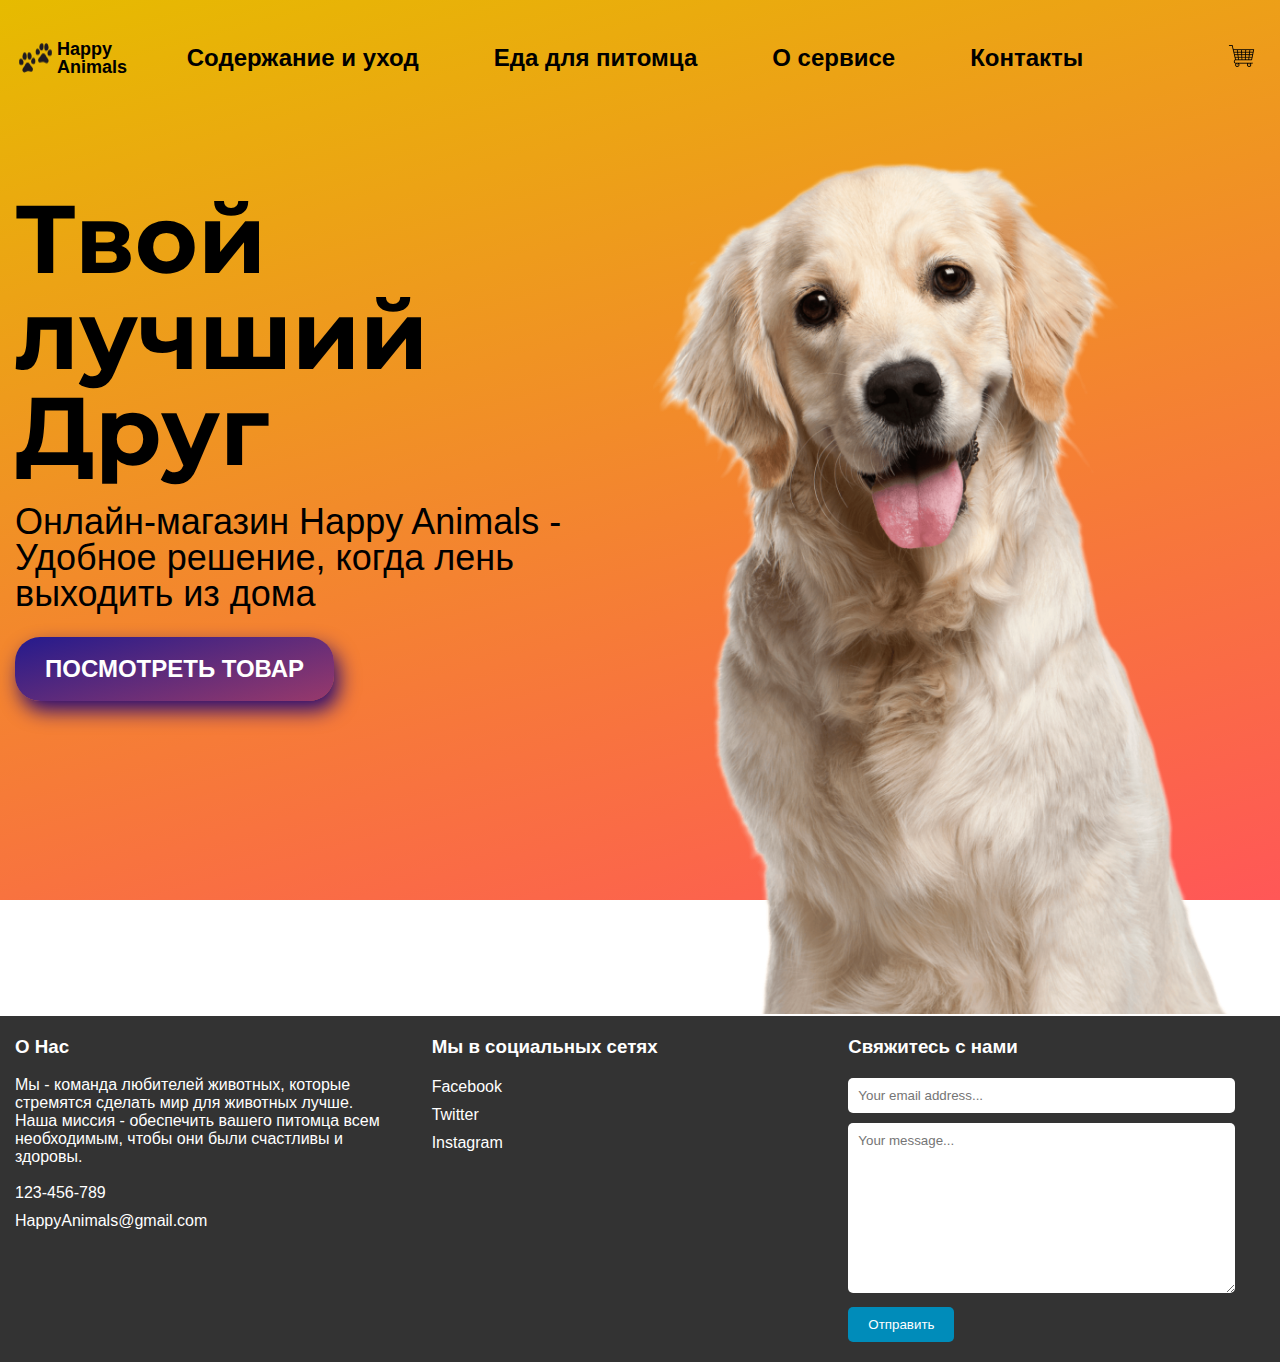
<file: index.html>
<!DOCTYPE html>
<html lang="ru">
<head>
    <meta charset="UTF-8">
    <meta name="viewport" content="width=device-width, initial-scale=1.0">
    <link rel="stylesheet" href="css/style.css">
    <title>Document</title>
    <!-- Шрифт -->
    <link rel="preconnect" href="https://fonts.googleapis.com">
    <link rel="preconnect" href="https://fonts.gstatic.com" crossorigin>
    <link href="https://fonts.googleapis.com/css2?family=Montserrat:wght@100..900&display=swap" rel="stylesheet">
</head>
<body class="Index">
    <header id="header" class="header">
        <div class="container">
            <nav class="nav">

                <!-- Logo -->
                <a href="index.html" class="logo">
                    <img src="img/596d13617652515d5213b4cd 1.png" alt="Logo">
                    <li>Happy <br> Animals</li>
                 </a>

                <!-- Navigation -->
                <ul class="menu">
                    <li class="menu-item">
                        <a href="CareDog.html" class="menu-link">Содержание и уход</a>
                        <ul class="submenu">
                            <li><a href="CareDog.html">Собаки</a></li>
                            <li><a href="CareCat.html">Кошки</a></li>
                            <li><a href="CareFish.html">Рыбки</a></li>
                            <li><a href="Proverka.html">Грызуны</a></li>
                            <li><a href="Proverka.html">Птицы</a></li>
                            <li><a href="Proverka.html">Ветаптека</a></li>
                        </ul>
                    </li>
                    <li class="menu-item">
                        <a href="PetFood.html" class="menu-link">Еда для питомца</a>
                        <ul class="submenu">
                            <li><a href="PetFood.html">Собаки</a></li>
                            <li><a href="CatFood.html">Кошки</a></li>
                            <li><a href="FishFood.html">Рыбки</a></li>
                            <li><a href="Proverka.html">Грызуны</a></li>
                            <li><a href="Proverka.html">Птицы</a></li>
                        </ul>
                    </li>
                    <li class="menu-item">
                        <a href="Service.html" class="menu-link">О сервисе</a>
                    </li>
                    <li class="menu-item">
                        <a href="#" class="menu-link">Контакты</a>
                        <ul class="submenu">
                            <li><a href="tel:+123456789">Телефон</a></li>
                            <li><a href="https://www.google.com/intl/ru/gmail/about/">Gmail</a></li>
                            <li><a href="https://mail.ru/">Email</a></li>
                        </ul>
                    </li>
                </ul>
                

                <!-- Shop -->
                <a hreff="" class="shop">
                    <img src="img/3081822 1.png" alt="shop">
                </a>
            </nav>
        </div>
    </header>

            <!--main-->
    <main class="main">
        <section id="mid" class="mid">
            <div class="container">
                <img class="mid-img" src="img/dog_011 1.png" alt="dog">
                <h1 >Твой лучший Друг</h1> 
                <h2>Онлайн-магазин Happy Animals - <br>
                    Удобное решение, когда лень <br>
                    выходить из дома</h2>
                    <a class="mid-btn" href="#">Посмотреть Товар</a>
            </div>
        </section>
    </main>
    
<!-- footer -->
    <footer id="footer" class="footer">
        <div class="container">
            <div class="footer-content">
                <div class="footer-section">
                    <h3>О Нас</h3>
                    <p> <br> Мы - команда любителей животных, которые стремятся сделать мир для животных лучше. Наша миссия - обеспечить вашего питомца всем необходимым, чтобы они были счастливы и здоровы.</p>
                    <div class="contact">
                        <span><a href="tel:+123456789"> <br> 123-456-789</a></span>
                        <span><i class="envelope"></i> <a href="https://www.google.com/intl/ru/gmail/about/">HappyAnimals@gmail.com</a></span>
                    </div>
                </div>
                <div class="footer-section links">
                    <h3>Мы в социальных сетях</h3>
                    <ul>
                        <li><a href="#">Facebook</a></li>
                        <li><a href="#">Twitter</a></li>
                        <li><a href="#">Instagram</a></li>
                    </ul>
                </div>
                <div class="footer-section contact-form">
                    <h3>Свяжитесь с нами</h3>
                    <form action="#">
                        <input type="email" name="email" class="text-input contact-input" placeholder="Your email address...">
                        <textarea name="message" class="text-input contact-input" placeholder="Your message..."></textarea>
                        <button type="submit" class="btn btn-big contact-btn">
                            <i class="fas fa-envelope"></i>
                            Отправить
                        </button>
                    </form>
                </div>
            </div>
        </div>
    </footer>
    


</body>
</html>
</file>
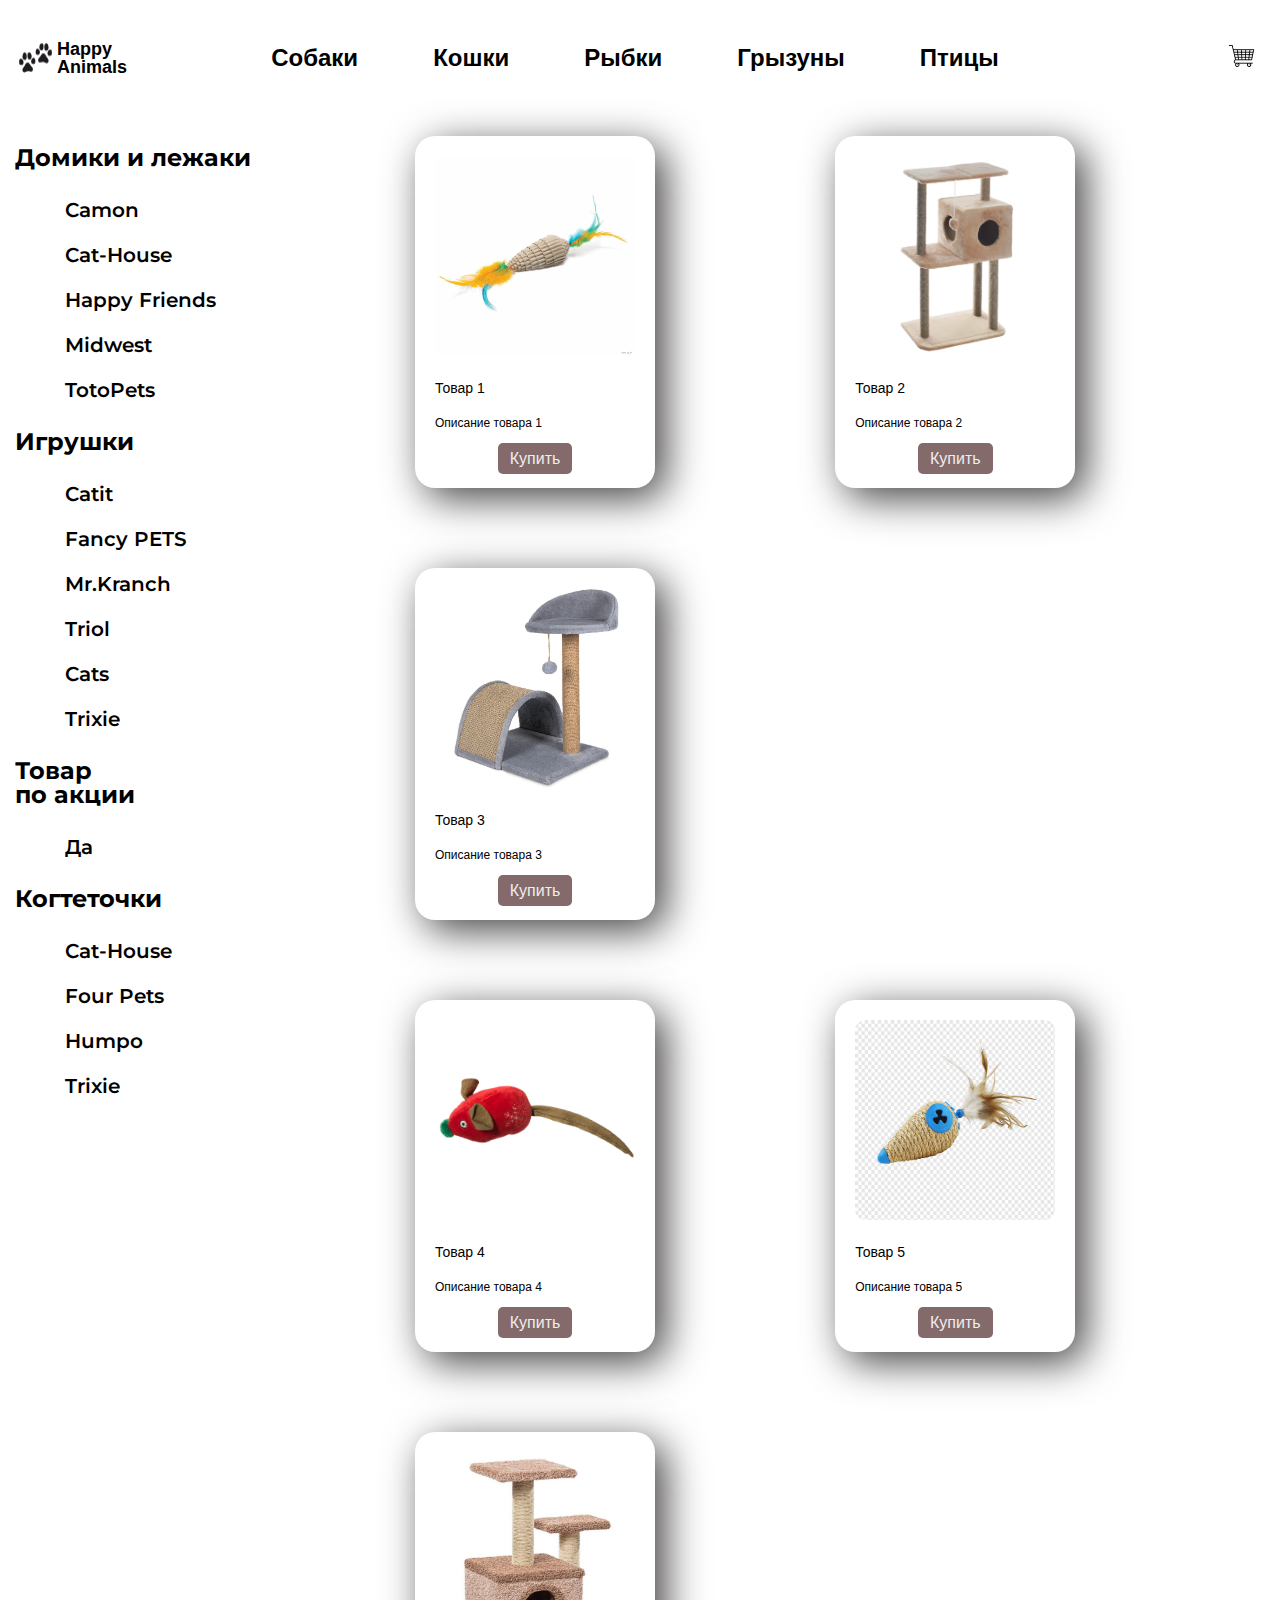
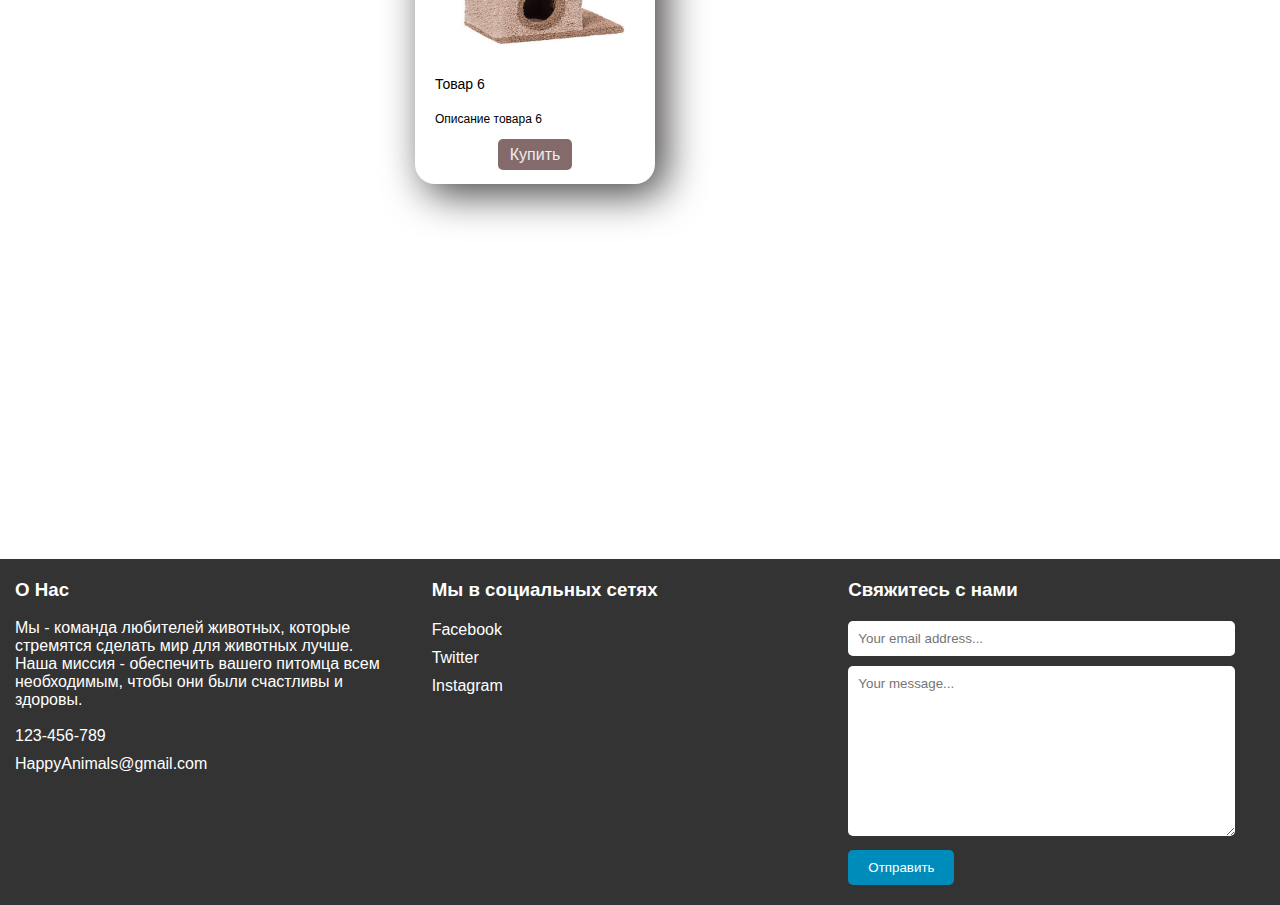
<file: CareCat.html>
<!DOCTYPE html>
<html lang="ru">
<head>
    <meta charset="UTF-8">
    <meta name="viewport" content="width=device-width, initial-scale=1.0">
    <link rel="stylesheet" href="css/style.css">
    <title>Document</title>
    <!-- Шрифт -->
    <link rel="preconnect" href="https://fonts.googleapis.com">
    <link rel="preconnect" href="https://fonts.gstatic.com" crossorigin>
    <link href="https://fonts.googleapis.com/css2?family=Montserrat:wght@100..900&display=swap" rel="stylesheet">
</head>
<body class="PetFood">
    <header id="header" class="header">
        <div class="container">
            <nav class="nav">
                <!-- Logo -->
                 <a href="index.html" class="logo">
                    <img src="img/596d13617652515d5213b4cd 1.png" alt="Logo">
                    <li>Happy <br> Animals</li>
                 </a>
                <!-- Navigation -->
                <ul class="menu">
                    <li class="menu-item">
                        <a href="CareDog.html" class="menu-link">Собаки</a>
                    </li>
                    <li class="menu-item">
                        <a href="#" class="menu-link">Кошки</a>
                    </li>
                    <li class="menu-item">
                        <a href="CareFish.html" class="menu-link">Рыбки</a>
                    </li>
                    <li class="menu-item">
                        <a href="#" class="menu-link">Грызуны</a>
                    </li>
                    <li class="menu-item">
                        <a href="#" class="menu-link">Птицы</a>
                    </li>
                </ul>
                <!-- Shop -->
                <a hreff="" class="shop">
                    <img src="img/3081822 1.png" alt="shop">
                </a>
            </nav>
        </div>
    </header>

    <main class="main">
        <section id="mid" class="mid">
            <div class="container">
                <ul class="criteria">

                    <li class="LeftButton">Домики и лежаки</li>
                    <li class="PodLeftButton">Camon</li>
                    <li class="PodLeftButton">Cat-House</li>
                    <li class="PodLeftButton">Happy Friends</li>
                    <li class="PodLeftButton">Midwest</li>
                    <li class="PodLeftButton">TotoPets</li>

                    <li class="LeftButton">Игрушки</li>
                    <li class="PodLeftButton">Catit</li>
                    <li class="PodLeftButton">Fancy PETS</li>
                    <li class="PodLeftButton">Mr.Kranch</li>
                    <li class="PodLeftButton">Triol</li>
                    <li class="PodLeftButton">Cats</li>
                    <li class="PodLeftButton">Trixie</li>

                    <li class="LeftButton">Товар<br>по акции</li>
                    <li class="PodLeftButton">Да</li>

                    <li class="LeftButton">Когтеточки</li>
                    <li class="PodLeftButton">Cat-House</li>
                    <li class="PodLeftButton">Four Pets</li>
                    <li class="PodLeftButton">Humpo</li>
                    <li class="PodLeftButton">Trixie</li>

                    
                </ul>
            </div>
        </section>
    </main>
    
    <div class="products">
        <div class="row">
            <div class="wrap">
                <div class='card'>
                    <img class='card-img' src='img/101168411_0.jpg'>
                    <div class='card-title'>Товар 1</div>
                    <div class='card-sub'>Описание товара 1</div>
                    <div class='btn-keeper'>
                        <a class='btn' href='#'>Купить</a>
                    </div>
                </div>
            </div>
            <div class="wrap">
                <div class='card'>
                    <img class='card-img' src="img/100-3e4a938e80fe11e8c390005056890939_aaa7f4a54c5411ecbad1e0d55ebdf685.png">
                    <div class='card-title'>Товар 2</div>
                    <div class='card-sub'>Описание товара 2</div>
                    <div class='btn-keeper'>
                        <a class='btn' href='#'>Купить</a>
                    </div>
                </div>
            </div>
            <div class="wrap">
                <div class='card'>
                    <img class='card-img' src='img/67_1500.jpg'>
                    <div class='card-title'>Товар 3</div>
                    <div class='card-sub'>Описание товара 3</div>
                    <div class='btn-keeper'>
                        <a class='btn' href='#'>Купить</a>
                    </div>
                </div>
            </div>
        </div>
     
        <div class="row">
            <div class="wrap">
                <div class='card'>
                    <img class='card-img' src='img/75468_b1.png'>
                    <div class='card-title'>Товар 4</div>
                    <div class='card-sub'>Описание товара 4</div>
                    <div class='btn-keeper'>
                        <a class='btn' href='#'>Купить</a>
                    </div>
                </div>
            </div>
            <div class="wrap">
                <div class='card'>
                    <img class='card-img' src='img/png-transparent-cat-play-and-toys-tail-cat-animals-feather-toy.png'>
                    <div class='card-title'>Товар 5</div>
                    <div class='card-sub'>Описание товара 5</div>
                    <div class='btn-keeper'>
                        <a class='btn' href='#'>Купить</a>
                    </div>
                </div>
            </div>
            <div class="wrap">
                <div class='card'>
                    <img class='card-img' src='img/yjm5cchllwxixwf87oujn2o55x2i0kdj.png'>
                    <div class='card-title'>Товар 6</div>
                    <div class='card-sub'>Описание товара 6</div>
                    <div class='btn-keeper'>
                        <a class='btn' href='#'>Купить</a>
                    </div>
                </div>
            </div>
            

            
        </div>
    </div>


<!-- footer -->
<footer id="footer" class="footer">
    <div class="container">
        <div class="footer-content">
            <div class="footer-section">
                <h3>О Нас</h3>
                <p> <br> Мы - команда любителей животных, которые стремятся сделать мир для животных лучше. Наша миссия - обеспечить вашего питомца всем необходимым, чтобы они были счастливы и здоровы.</p>
                <div class="contact">
                    <span><a href="tel:+123456789"> <br> 123-456-789</a></span>
                    <span><i class="envelope"></i> <a href="https://www.google.com/intl/ru/gmail/about/">HappyAnimals@gmail.com</a></span>
                </div>
            </div>
            <div class="footer-section links">
                <h3>Мы в социальных сетях</h3>
                <ul>
                    <li><a href="#">Facebook</a></li>
                    <li><a href="#">Twitter</a></li>
                    <li><a href="#">Instagram</a></li>
                </ul>
            </div>
            <div class="footer-section contact-form">
                <h3>Свяжитесь с нами</h3>
                <form action="#">
                    <input type="email" name="email" class="text-input contact-input" placeholder="Your email address...">
                    <textarea name="message" class="text-input contact-input" placeholder="Your message..."></textarea>
                    <button type="submit" class="btn btn-big contact-btn">
                        <i class="fas fa-envelope"></i>
                        Отправить
                    </button>
                </form>
            </div>
        </div>
    </div>
</footer>


</body>
</html>
</file>
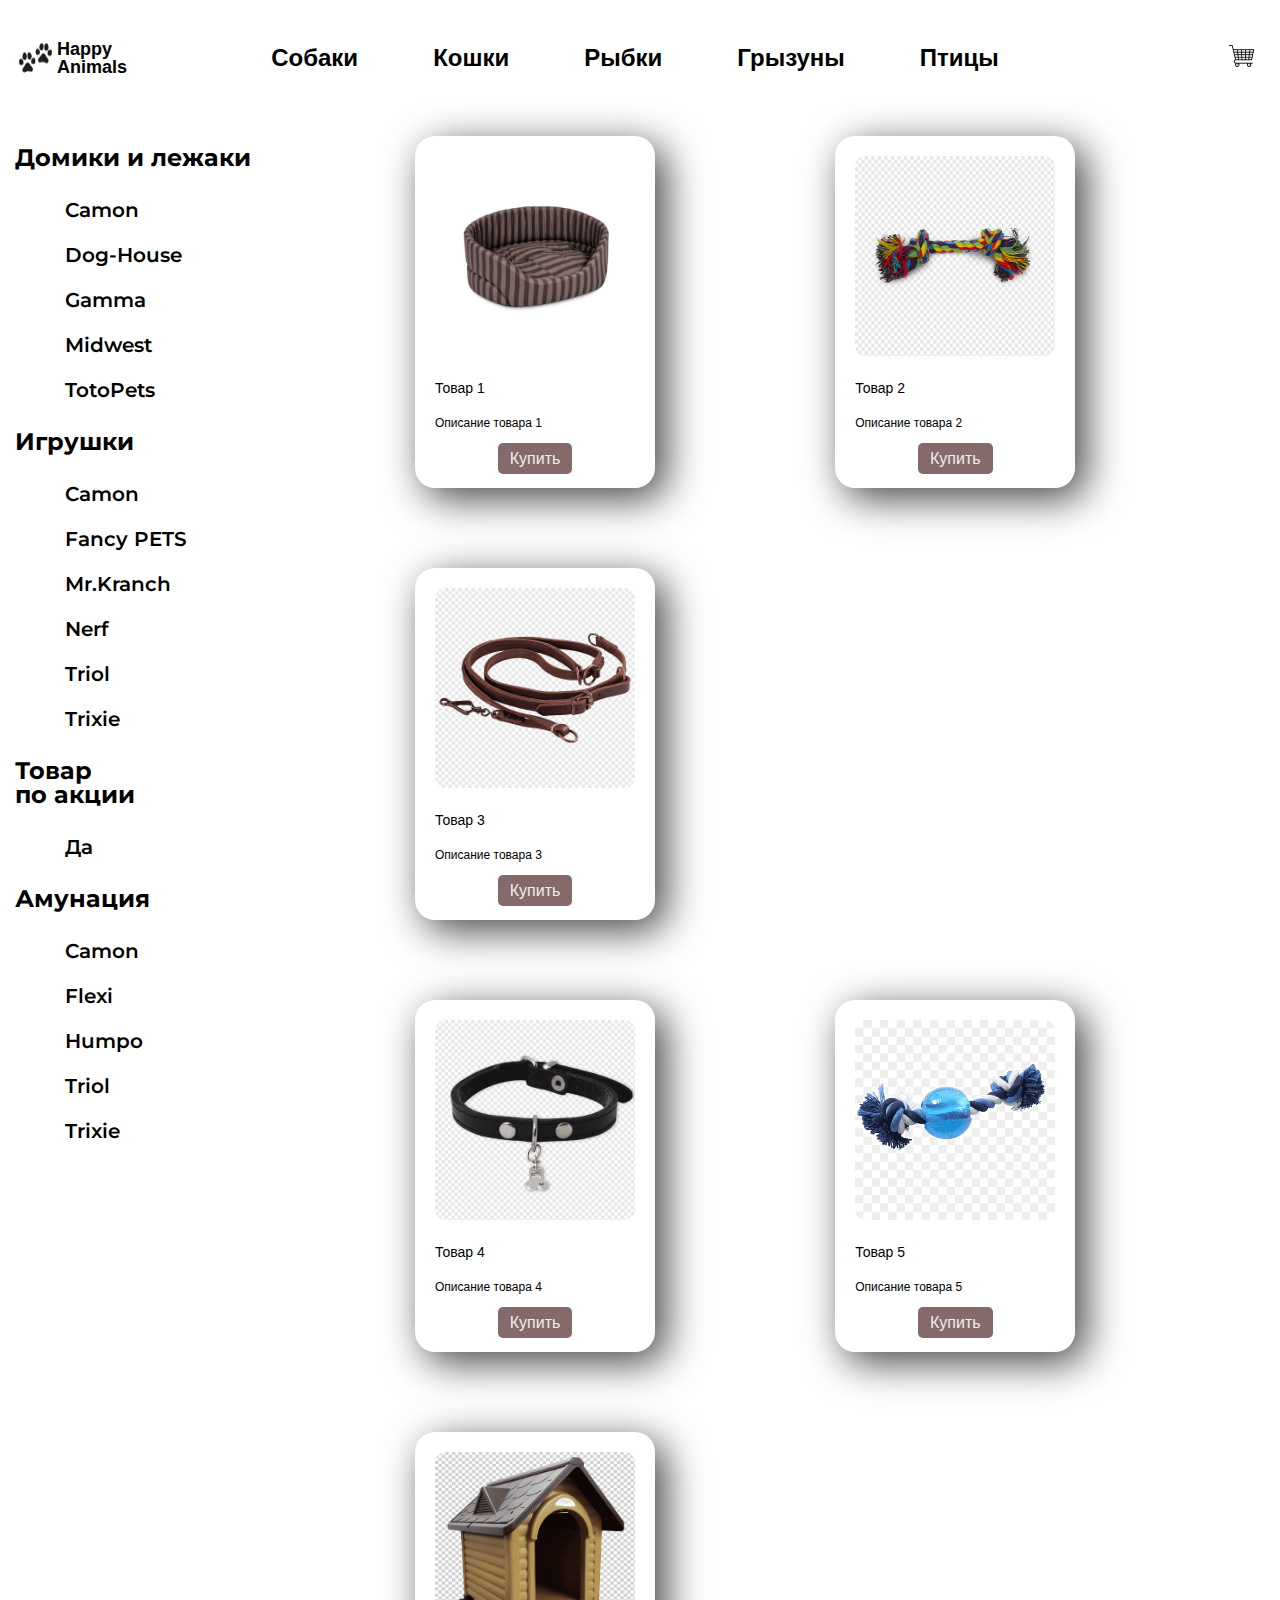
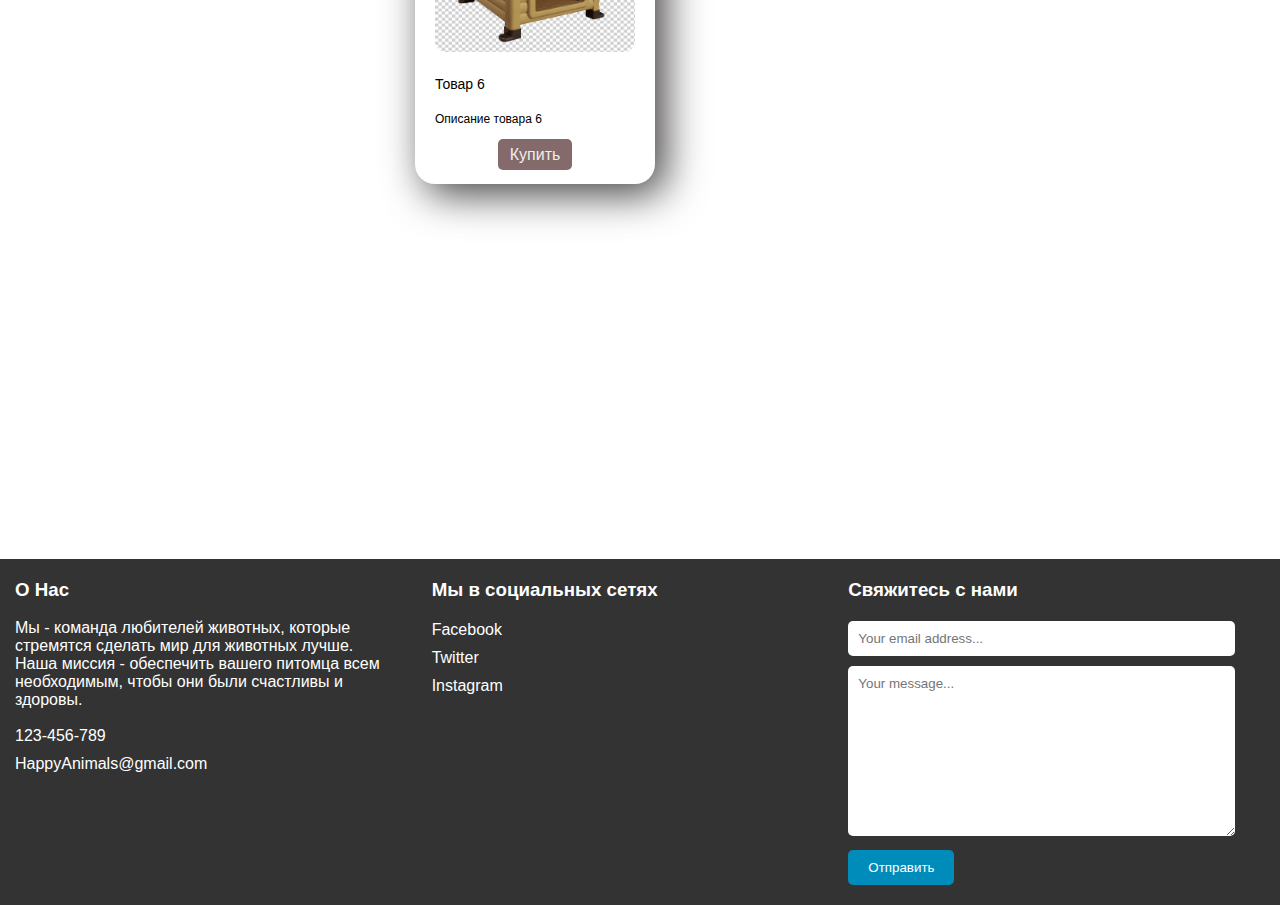
<file: CareDog.html>
<!DOCTYPE html>
<html lang="ru">
<head>
    <meta charset="UTF-8">
    <meta name="viewport" content="width=device-width, initial-scale=1.0">
    <link rel="stylesheet" href="css/style.css">
    <title>Document</title>
    <!-- Шрифт -->
    <link rel="preconnect" href="https://fonts.googleapis.com">
    <link rel="preconnect" href="https://fonts.gstatic.com" crossorigin>
    <link href="https://fonts.googleapis.com/css2?family=Montserrat:wght@100..900&display=swap" rel="stylesheet">
</head>
<body class="PetFood">
    <header id="header" class="header">
        <div class="container">
            <nav class="nav">
                <!-- Logo -->
                 <a href="index.html" class="logo">
                    <img src="img/596d13617652515d5213b4cd 1.png" alt="Logo">
                    <li>Happy <br> Animals</li>
                 </a>
                <!-- Navigation -->
                <ul class="menu">
                    <li class="menu-item">
                        <a href="#" class="menu-link">Собаки</a>
                    </li>
                    <li class="menu-item">
                        <a href="CareCat.html" class="menu-link">Кошки</a>
                    </li>
                    <li class="menu-item">
                        <a href="CareFish.html" class="menu-link">Рыбки</a>
                    </li>
                    <li class="menu-item">
                        <a href="#" class="menu-link">Грызуны</a>
                    </li>
                    <li class="menu-item">
                        <a href="#" class="menu-link">Птицы</a>
                    </li>
                </ul>
                <!-- Shop -->
                <a hreff="" class="shop">
                    <img src="img/3081822 1.png" alt="shop">
                </a>
            </nav>
        </div>
    </header>

    <main class="main">
        <section id="mid" class="mid">
            <div class="container">
                <ul class="criteria">

                    <li class="LeftButton">Домики и лежаки</li>
                    <li class="PodLeftButton">Camon</li>
                    <li class="PodLeftButton">Dog-House</li>
                    <li class="PodLeftButton">Gamma</li>
                    <li class="PodLeftButton">Midwest</li>
                    <li class="PodLeftButton">TotoPets</li>

                    <li class="LeftButton">Игрушки</li>
                    <li class="PodLeftButton">Camon</li>
                    <li class="PodLeftButton">Fancy PETS</li>
                    <li class="PodLeftButton">Mr.Kranch</li>
                    <li class="PodLeftButton">Nerf</li>
                    <li class="PodLeftButton">Triol</li>
                    <li class="PodLeftButton">Trixie</li>

                    <li class="LeftButton">Товар<br>по акции</li>
                    <li class="PodLeftButton">Да</li>

                    <li class="LeftButton">Амунация</li>
                    <li class="PodLeftButton">Camon</li>
                    <li class="PodLeftButton">Flexi</li>
                    <li class="PodLeftButton">Humpo</li>
                    <li class="PodLeftButton">Triol</li>
                    <li class="PodLeftButton">Trixie</li>

                    
                </ul>
            </div>
        </section>
    </main>
    
    <div class="products">
        <div class="row">
            <div class="wrap">
                <div class='card'>
                    <img class='card-img' src='img/35766-500x500.png'>
                    <div class='card-title'>Товар 1</div>
                    <div class='card-sub'>Описание товара 1</div>
                    <div class='btn-keeper'>
                        <a class='btn' href='#'>Купить</a>
                    </div>
                </div>
            </div>
            <div class="wrap">
                <div class='card'>
                    <img class='card-img' src="img/png-transparent-rope-font-rope-technic-rope-dog-toy.png">
                    <div class='card-title'>Товар 2</div>
                    <div class='card-sub'>Описание товара 2</div>
                    <div class='btn-keeper'>
                        <a class='btn' href='#'>Купить</a>
                    </div>
                </div>
            </div>
            <div class="wrap">
                <div class='card'>
                    <img class='card-img' src='img/png-clipart-leash-dog-collar-leather-red-collar-dog-brown-animals.png'>
                    <div class='card-title'>Товар 3</div>
                    <div class='card-sub'>Описание товара 3</div>
                    <div class='btn-keeper'>
                        <a class='btn' href='#'>Купить</a>
                    </div>
                </div>
            </div>
        </div>
     
        <div class="row">
            <div class="wrap">
                <div class='card'>
                    <img class='card-img' src='img/png-transparent-bracelet-dog-collar-dog-animals-bracelet-black.png'>
                    <div class='card-title'>Товар 4</div>
                    <div class='card-sub'>Описание товара 4</div>
                    <div class='btn-keeper'>
                        <a class='btn' href='#'>Купить</a>
                    </div>
                </div>
            </div>
            <div class="wrap">
                <div class='card'>
                    <img class='card-img' src='img/png-transparent-dog-toys-ball-rope-blue-dog-blue-animals-pet-thumbnail.png'>
                    <div class='card-title'>Товар 5</div>
                    <div class='card-sub'>Описание товара 5</div>
                    <div class='btn-keeper'>
                        <a class='btn' href='#'>Купить</a>
                    </div>
                </div>
            </div>
            <div class="wrap">
                <div class='card'>
                    <img class='card-img' src='img/gratis-png-casas-de-perro-perrera-servicios-de-diseno-de-interiores-contenedores-de-plastico.png'>
                    <div class='card-title'>Товар 6</div>
                    <div class='card-sub'>Описание товара 6</div>
                    <div class='btn-keeper'>
                        <a class='btn' href='#'>Купить</a>
                    </div>
                </div>
            </div>
            

            
        </div>
    </div>


<!-- footer -->
<footer id="footer" class="footer">
    <div class="container">
        <div class="footer-content">
            <div class="footer-section">
                <h3>О Нас</h3>
                <p> <br> Мы - команда любителей животных, которые стремятся сделать мир для животных лучше. Наша миссия - обеспечить вашего питомца всем необходимым, чтобы они были счастливы и здоровы.</p>
                <div class="contact">
                    <span><a href="tel:+123456789"> <br> 123-456-789</a></span>
                    <span><i class="envelope"></i> <a href="https://www.google.com/intl/ru/gmail/about/">HappyAnimals@gmail.com</a></span>
                </div>
            </div>
            <div class="footer-section links">
                <h3>Мы в социальных сетях</h3>
                <ul>
                    <li><a href="#">Facebook</a></li>
                    <li><a href="#">Twitter</a></li>
                    <li><a href="#">Instagram</a></li>
                </ul>
            </div>
            <div class="footer-section contact-form">
                <h3>Свяжитесь с нами</h3>
                <form action="#">
                    <input type="email" name="email" class="text-input contact-input" placeholder="Your email address...">
                    <textarea name="message" class="text-input contact-input" placeholder="Your message..."></textarea>
                    <button type="submit" class="btn btn-big contact-btn">
                        <i class="fas fa-envelope"></i>
                        Отправить
                    </button>
                </form>
            </div>
        </div>
    </div>
</footer>


</body>
</html>
</file>
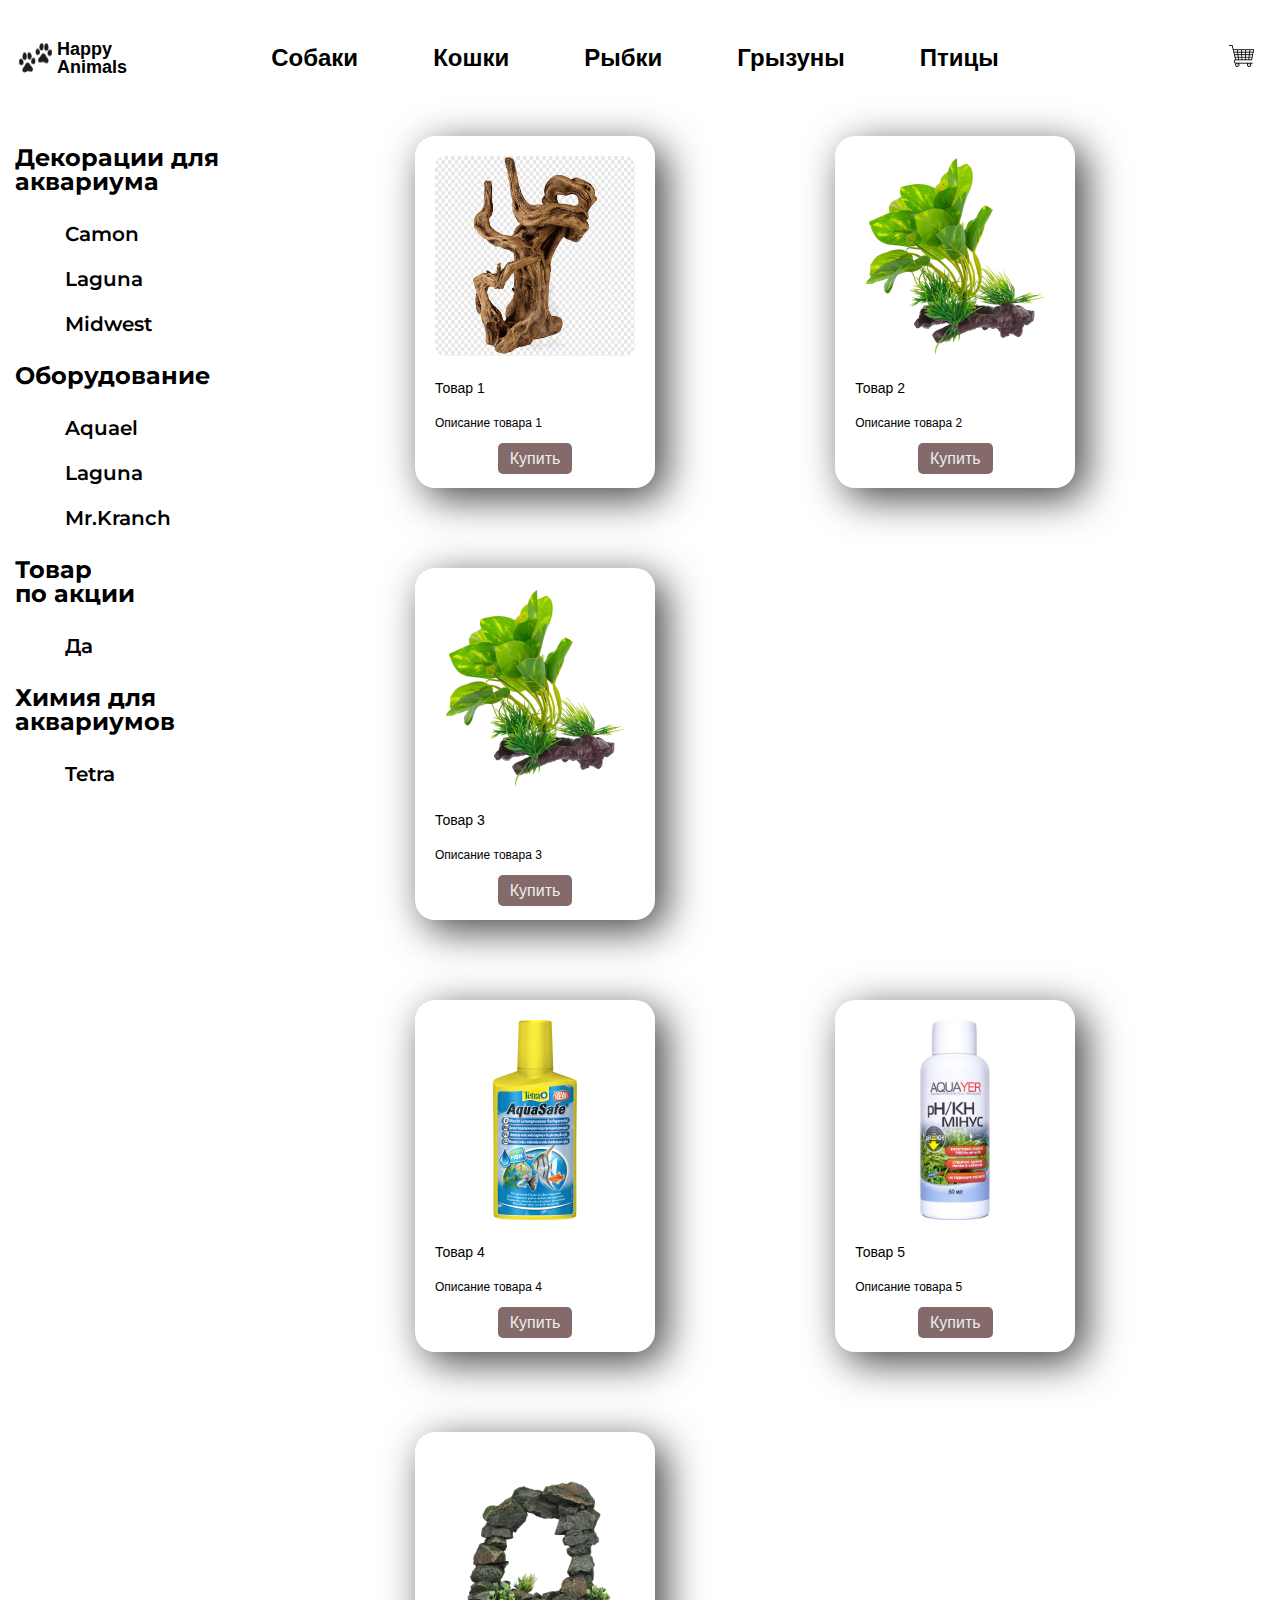
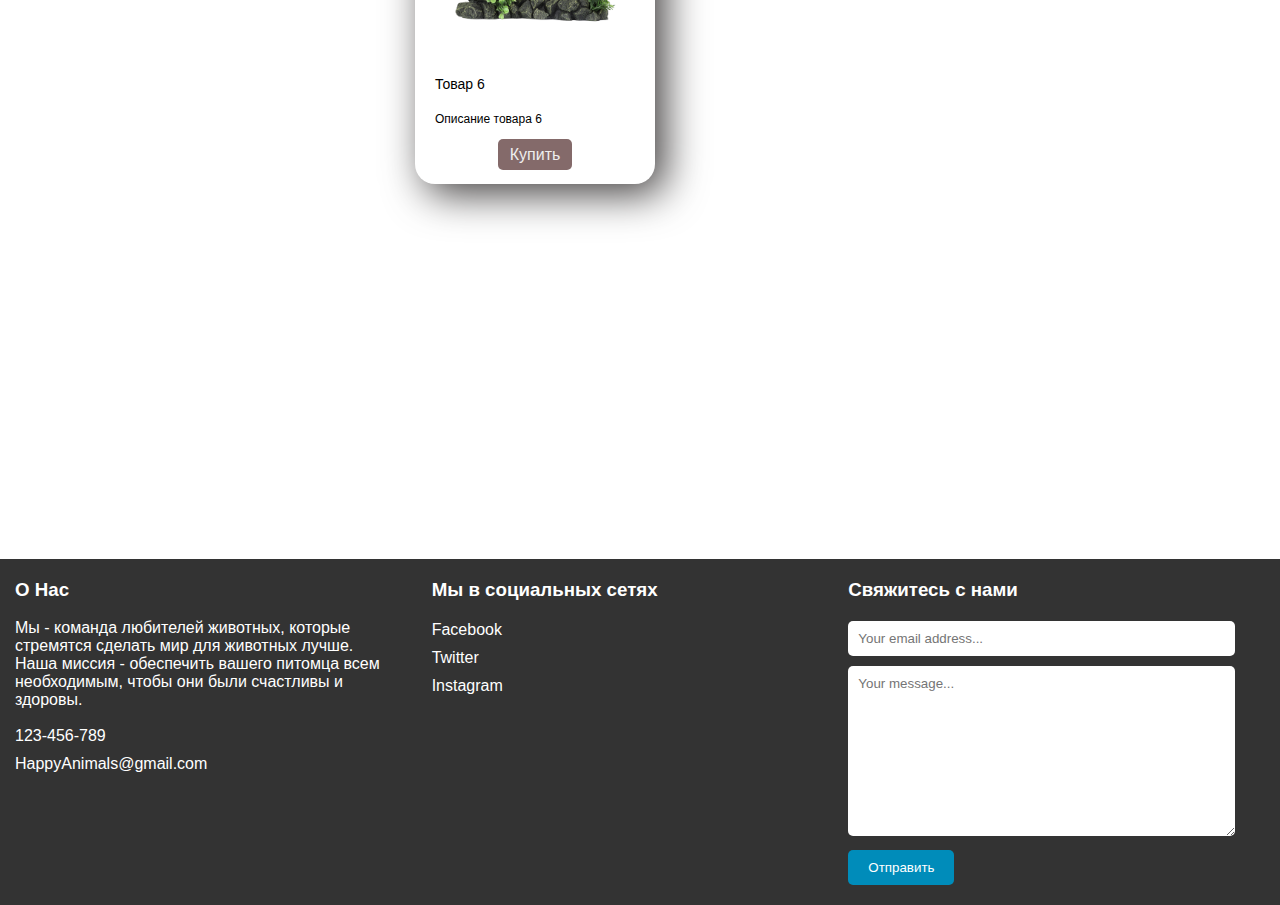
<file: CareFish.html>
<!DOCTYPE html>
<html lang="ru">
<head>
    <meta charset="UTF-8">
    <meta name="viewport" content="width=device-width, initial-scale=1.0">
    <link rel="stylesheet" href="css/style.css">
    <title>Document</title>
    <!-- Шрифт -->
    <link rel="preconnect" href="https://fonts.googleapis.com">
    <link rel="preconnect" href="https://fonts.gstatic.com" crossorigin>
    <link href="https://fonts.googleapis.com/css2?family=Montserrat:wght@100..900&display=swap" rel="stylesheet">
</head>
<body class="PetFood">
    <header id="header" class="header">
        <div class="container">
            <nav class="nav">
                <!-- Logo -->
                 <a href="index.html" class="logo">
                    <img src="img/596d13617652515d5213b4cd 1.png" alt="Logo">
                    <li>Happy <br> Animals</li>
                 </a>
                <!-- Navigation -->
                <ul class="menu">
                    <li class="menu-item">
                        <a href="CareDog.html" class="menu-link">Собаки</a>
                    </li>
                    <li class="menu-item">
                        <a href="CareCat.html" class="menu-link">Кошки</a>
                    </li>
                    <li class="menu-item">
                        <a href="#" class="menu-link">Рыбки</a>
                    </li>
                    <li class="menu-item">
                        <a href="#" class="menu-link">Грызуны</a>
                    </li>
                    <li class="menu-item">
                        <a href="#" class="menu-link">Птицы</a>
                    </li>
                </ul>
                <!-- Shop -->
                <a hreff="" class="shop">
                    <img src="img/3081822 1.png" alt="shop">
                </a>
            </nav>
        </div>
    </header>

    <main class="main">
        <section id="mid" class="mid">
            <div class="container">
                <ul class="criteria">

                    <li class="LeftButton"> Декорации для аквариума</li>
                    <li class="PodLeftButton">Camon</li>
                    <li class="PodLeftButton">Laguna</li>
                    <li class="PodLeftButton">Midwest</li>

                    <li class="LeftButton">Оборудование</li>
                    <li class="PodLeftButton">Aquael</li>
                    <li class="PodLeftButton">Laguna</li>
                    <li class="PodLeftButton">Mr.Kranch</li>

                    <li class="LeftButton">Товар<br>по акции</li>
                    <li class="PodLeftButton">Да</li>

                    <li class="LeftButton">Химия для аквариумов</li>
                    <li class="PodLeftButton">Tetra</li>


                    
                </ul>
            </div>
        </section>
    </main>
    
    <div class="products">
        <div class="row">
            <div class="wrap">
                <div class='card'>
                    <img class='card-img' src='img/png-transparent-driftwood-aquarium-tree-flow-fish-aquarium-decor-aquarium-wood-hobby.png'>
                    <div class='card-title'>Товар 1</div>
                    <div class='card-sub'>Описание товара 1</div>
                    <div class='btn-keeper'>
                        <a class='btn' href='#'>Купить</a>
                    </div>
                </div>
            </div>
            <div class="wrap">
                <div class='card'>
                    <img class='card-img' src="img/S9cb98cf031924af4bf14f7f2503297300.webp">
                    <div class='card-title'>Товар 2</div>
                    <div class='card-sub'>Описание товара 2</div>
                    <div class='btn-keeper'>
                        <a class='btn' href='#'>Купить</a>
                    </div>
                </div>
            </div>
            <div class="wrap">
                <div class='card'>
                    <img class='card-img' src='img/S9cb98cf031924af4bf14f7f2503297300.webp'>
                    <div class='card-title'>Товар 3</div>
                    <div class='card-sub'>Описание товара 3</div>
                    <div class='btn-keeper'>
                        <a class='btn' href='#'>Купить</a>
                    </div>
                </div>
            </div>
        </div>
     
        <div class="row">
            <div class="wrap">
                <div class='card'>
                    <img class='card-img' src='img/kondicioner-dlya-podgotovki-akvariumnoy-vody-tetra-aqua-safe-800x800.png'>
                    <div class='card-title'>Товар 4</div>
                    <div class='card-sub'>Описание товара 4</div>
                    <div class='btn-keeper'>
                        <a class='btn' href='#'>Купить</a>
                    </div>
                </div>
            </div>
            <div class="wrap">
                <div class='card'>
                    <img class='card-img' src='img/14807-1000x1000.png'>
                    <div class='card-title'>Товар 5</div>
                    <div class='card-sub'>Описание товара 5</div>
                    <div class='btn-keeper'>
                        <a class='btn' href='#'>Купить</a>
                    </div>
                </div>
            </div>
            <div class="wrap">
                <div class='card'>
                    <img class='card-img' src='img/d3i3u25mss2jnrdoordt85wxsqcjzc7t.jpg'>
                    <div class='card-title'>Товар 6</div>
                    <div class='card-sub'>Описание товара 6</div>
                    <div class='btn-keeper'>
                        <a class='btn' href='#'>Купить</a>
                    </div>
                </div>
            </div>
            

            
        </div>
    </div>


<!-- footer -->
<footer id="footer" class="footer">
    <div class="container">
        <div class="footer-content">
            <div class="footer-section">
                <h3>О Нас</h3>
                <p> <br> Мы - команда любителей животных, которые стремятся сделать мир для животных лучше. Наша миссия - обеспечить вашего питомца всем необходимым, чтобы они были счастливы и здоровы.</p>
                <div class="contact">
                    <span><a href="tel:+123456789"> <br> 123-456-789</a></span>
                    <span><i class="envelope"></i> <a href="https://www.google.com/intl/ru/gmail/about/">HappyAnimals@gmail.com</a></span>
                </div>
            </div>
            <div class="footer-section links">
                <h3>Мы в социальных сетях</h3>
                <ul>
                    <li><a href="#">Facebook</a></li>
                    <li><a href="#">Twitter</a></li>
                    <li><a href="#">Instagram</a></li>
                </ul>
            </div>
            <div class="footer-section contact-form">
                <h3>Свяжитесь с нами</h3>
                <form action="#">
                    <input type="email" name="email" class="text-input contact-input" placeholder="Your email address...">
                    <textarea name="message" class="text-input contact-input" placeholder="Your message..."></textarea>
                    <button type="submit" class="btn btn-big contact-btn">
                        <i class="fas fa-envelope"></i>
                        Отправить
                    </button>
                </form>
            </div>
        </div>
    </div>
</footer>


</body>
</html>
</file>
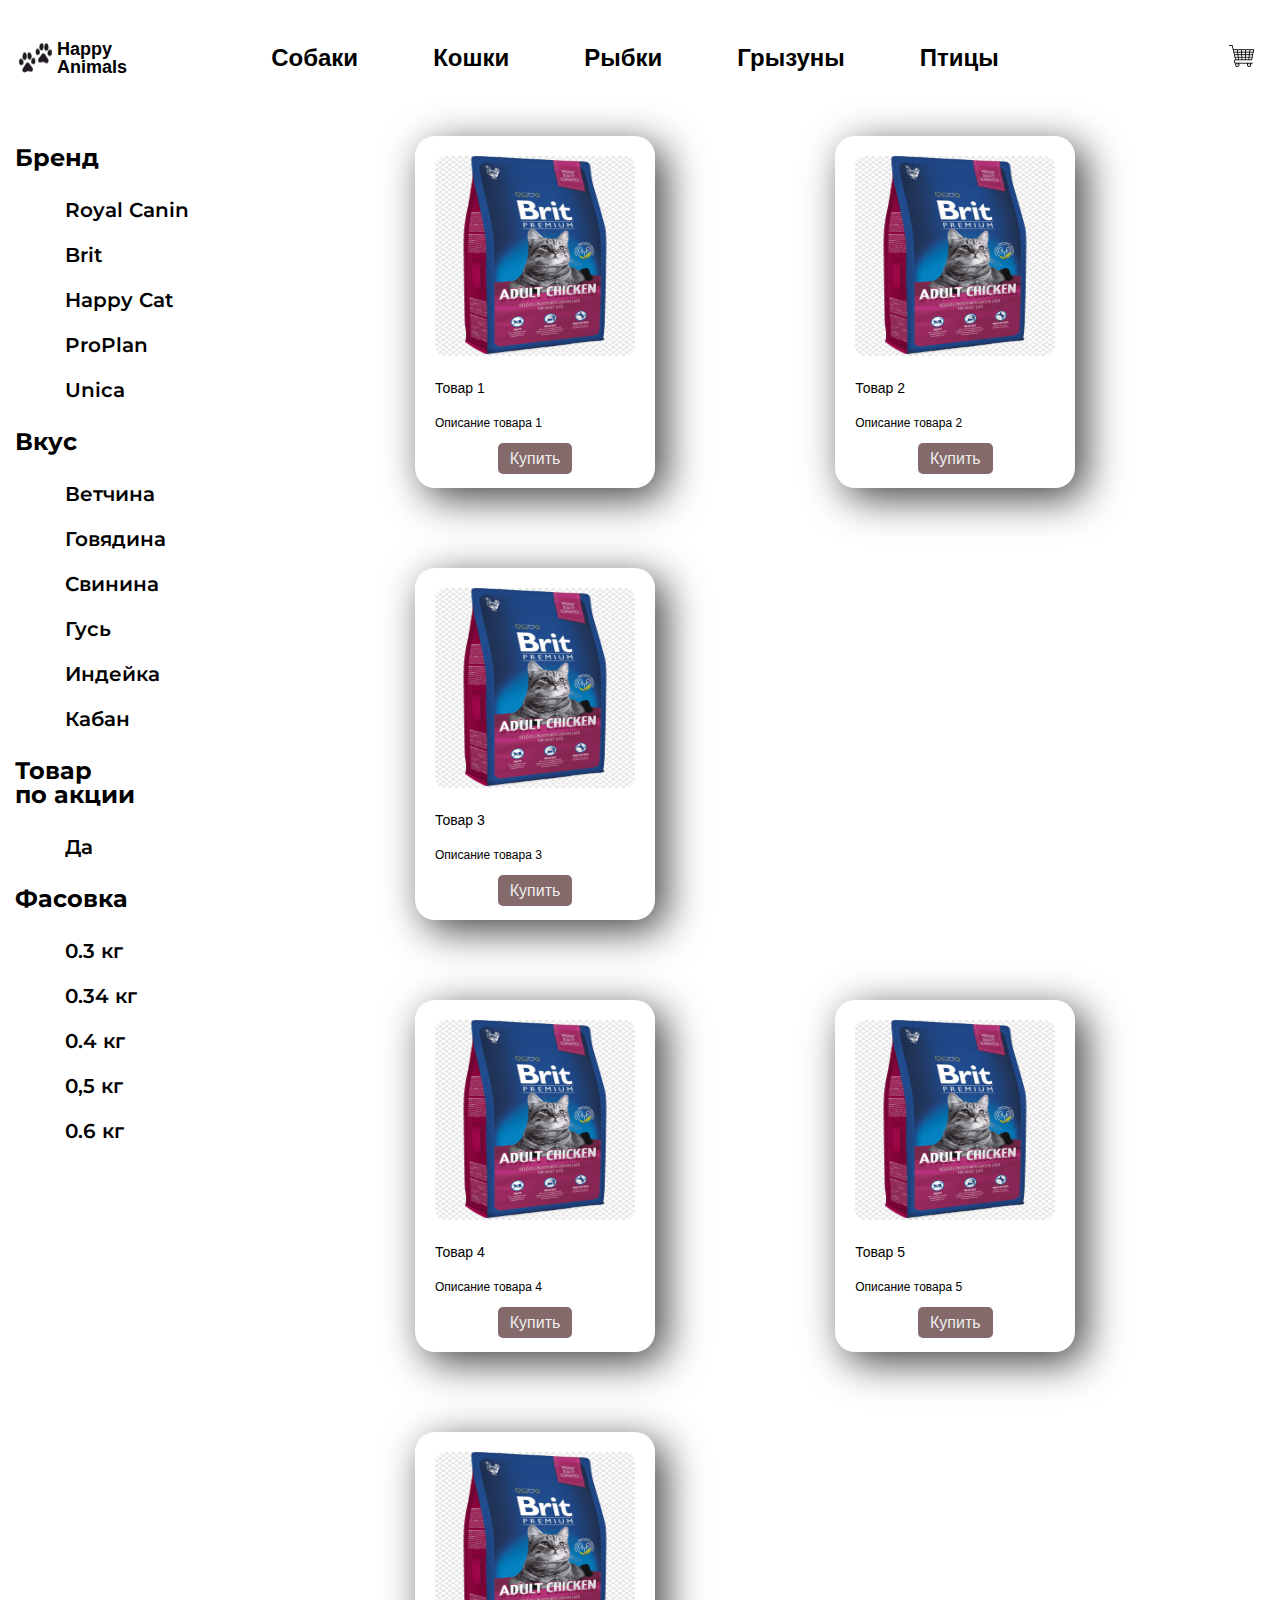
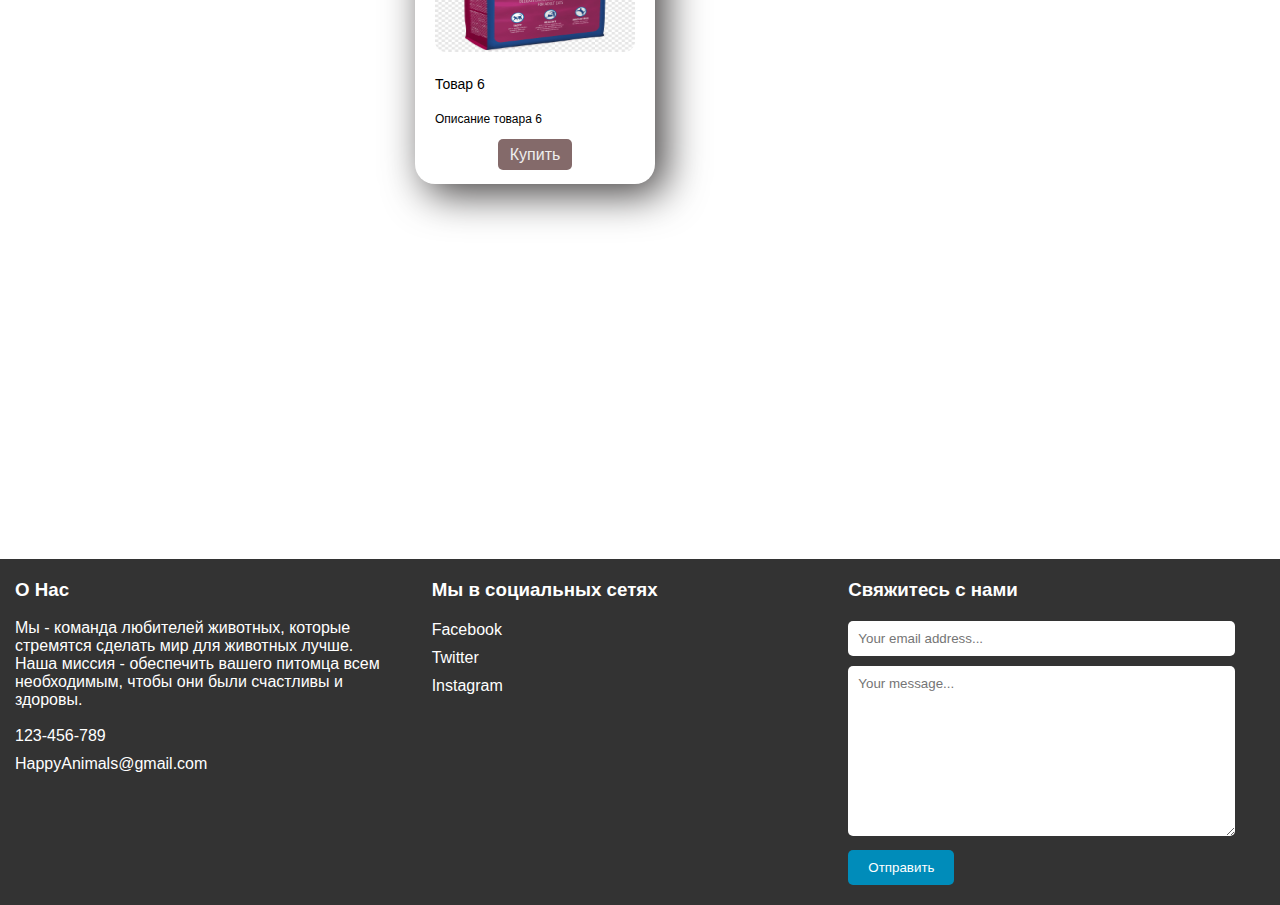
<file: CatFood.html>
<!DOCTYPE html>
<html lang="ru">
<head>
    <meta charset="UTF-8">
    <meta name="viewport" content="width=device-width, initial-scale=1.0">
    <link rel="stylesheet" href="css/style.css">
    <title>Document</title>
    <!-- Шрифт -->
    <link rel="preconnect" href="https://fonts.googleapis.com">
    <link rel="preconnect" href="https://fonts.gstatic.com" crossorigin>
    <link href="https://fonts.googleapis.com/css2?family=Montserrat:wght@100..900&display=swap" rel="stylesheet">
</head>
<body class="PetFood">
    <header id="header" class="header">
        <div class="container">
            <nav class="nav">
                <!-- Logo -->
                 <a href="index.html" class="logo">
                    <img src="img/596d13617652515d5213b4cd 1.png" alt="Logo">
                    <li>Happy <br> Animals</li>
                 </a>
                <!-- Navigation -->
                <ul class="menu">
                    <li class="menu-item">
                        <a href="PetFood.html" class="menu-link">Собаки</a>
                    </li>
                    <li class="menu-item">
                        <a href="CatFood.html" class="menu-link">Кошки</a>
                    </li>
                    <li class="menu-item">
                        <a href="FishFood.html" class="menu-link">Рыбки</a>
                    </li>
                    <li class="menu-item">
                        <a href="#" class="menu-link">Грызуны</a>
                    </li>
                    <li class="menu-item">
                        <a href="#" class="menu-link">Птицы</a>
                    </li>
                </ul>
                <!-- Shop -->
                <a hreff="" class="shop">
                    <img src="img/3081822 1.png" alt="shop">
                </a>
            </nav>
        </div>
    </header>

    <main class="main">
        <section id="mid" class="mid">
            <div class="container">
                <ul class="criteria">

                    <li class="LeftButton">Бренд</li>
                    <li class="PodLeftButton">Royal Canin</li>
                    <li class="PodLeftButton">Brit</li>
                    <li class="PodLeftButton">Happy Cat</li>
                    <li class="PodLeftButton">ProPlan</li>
                    <li class="PodLeftButton">Unica</li>

                    <li class="LeftButton">Вкус</li>
                    <li class="PodLeftButton">Ветчина</li>
                    <li class="PodLeftButton">Говядина</li>
                    <li class="PodLeftButton">Свинина</li>
                    <li class="PodLeftButton">Гусь</li>
                    <li class="PodLeftButton">Индейка</li>
                    <li class="PodLeftButton">Кабан</li>

                    <li class="LeftButton">Товар<br>по акции</li>
                    <li class="PodLeftButton">Да</li>

                    <li class="LeftButton">Фасовка</li>
                    <li class="PodLeftButton">0.3 кг</li>
                    <li class="PodLeftButton">0.34 кг</li>
                    <li class="PodLeftButton">0.4 кг</li>
                    <li class="PodLeftButton">0,5 кг</li>
                    <li class="PodLeftButton">0.6 кг</li>

                    
                </ul>
            </div>
        </section>
    </main>
    
    <div class="products">
        <div class="row">
            <div class="wrap">
                <div class='card'>
                    <img class='card-img' src='img/png-clipart-cat-food-fodder-dog-chicken-cat-animals-cat-like-mammal.png'>
                    <div class='card-title'>Товар 1</div>
                    <div class='card-sub'>Описание товара 1</div>
                    <div class='btn-keeper'>
                        <a class='btn' href='#'>Купить</a>
                    </div>
                </div>
            </div>
            <div class="wrap">
                <div class='card'>
                    <img class='card-img' src='img/png-clipart-cat-food-fodder-dog-chicken-cat-animals-cat-like-mammal.png'>
                    <div class='card-title'>Товар 2</div>
                    <div class='card-sub'>Описание товара 2</div>
                    <div class='btn-keeper'>
                        <a class='btn' href='#'>Купить</a>
                    </div>
                </div>
            </div>
            <div class="wrap">
                <div class='card'>
                    <img class='card-img' src='img/png-clipart-cat-food-fodder-dog-chicken-cat-animals-cat-like-mammal.png'>
                    <div class='card-title'>Товар 3</div>
                    <div class='card-sub'>Описание товара 3</div>
                    <div class='btn-keeper'>
                        <a class='btn' href='#'>Купить</a>
                    </div>
                </div>
            </div>
        </div>
     
        <div class="row">
            <div class="wrap">
                <div class='card'>
                    <img class='card-img' src='img/png-clipart-cat-food-fodder-dog-chicken-cat-animals-cat-like-mammal.png'>
                    <div class='card-title'>Товар 4</div>
                    <div class='card-sub'>Описание товара 4</div>
                    <div class='btn-keeper'>
                        <a class='btn' href='#'>Купить</a>
                    </div>
                </div>
            </div>
            <div class="wrap">
                <div class='card'>
                    <img class='card-img' src='img/png-clipart-cat-food-fodder-dog-chicken-cat-animals-cat-like-mammal.png'>
                    <div class='card-title'>Товар 5</div>
                    <div class='card-sub'>Описание товара 5</div>
                    <div class='btn-keeper'>
                        <a class='btn' href='#'>Купить</a>
                    </div>
                </div>
            </div>
            <div class="wrap">
                <div class='card'>
                    <img class='card-img' src='img/png-clipart-cat-food-fodder-dog-chicken-cat-animals-cat-like-mammal.png'>
                    <div class='card-title'>Товар 6</div>
                    <div class='card-sub'>Описание товара 6</div>
                    <div class='btn-keeper'>
                        <a class='btn' href='#'>Купить</a>
                    </div>
                </div>
            </div>
            

            
        </div>
    </div>

<!-- footer -->
<footer id="footer" class="footer">
    <div class="container">
        <div class="footer-content">
            <div class="footer-section">
                <h3>О Нас</h3>
                <p> <br> Мы - команда любителей животных, которые стремятся сделать мир для животных лучше. Наша миссия - обеспечить вашего питомца всем необходимым, чтобы они были счастливы и здоровы.</p>
                <div class="contact">
                    <span><a href="tel:+123456789"> <br> 123-456-789</a></span>
                    <span><i class="envelope"></i> <a href="https://www.google.com/intl/ru/gmail/about/">HappyAnimals@gmail.com</a></span>
                </div>
            </div>
            <div class="footer-section links">
                <h3>Мы в социальных сетях</h3>
                <ul>
                    <li><a href="#">Facebook</a></li>
                    <li><a href="#">Twitter</a></li>
                    <li><a href="#">Instagram</a></li>
                </ul>
            </div>
            <div class="footer-section contact-form">
                <h3>Свяжитесь с нами</h3>
                <form action="#">
                    <input type="email" name="email" class="text-input contact-input" placeholder="Your email address...">
                    <textarea name="message" class="text-input contact-input" placeholder="Your message..."></textarea>
                    <button type="submit" class="btn btn-big contact-btn">
                        <i class="fas fa-envelope"></i>
                        Отправить
                    </button>
                </form>
            </div>
        </div>
    </div>
</footer>


</body>
</html>
</file>
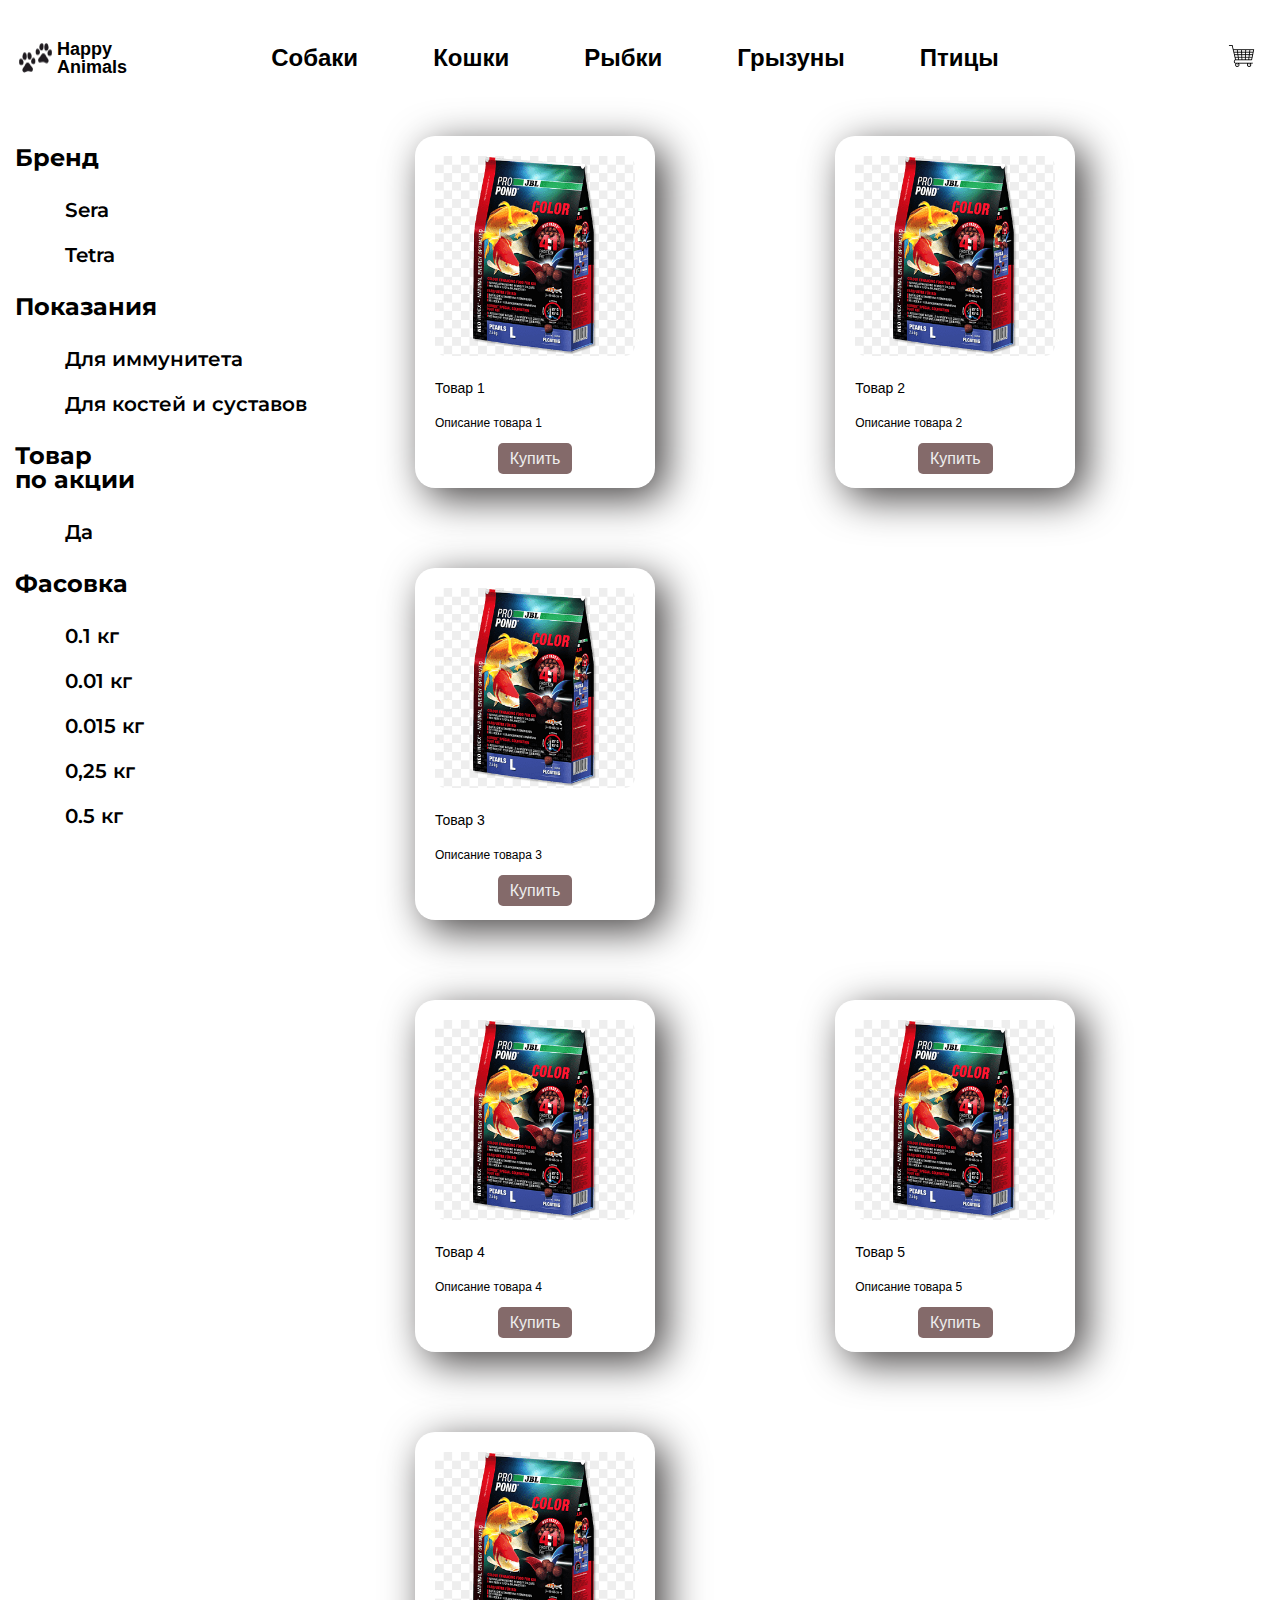
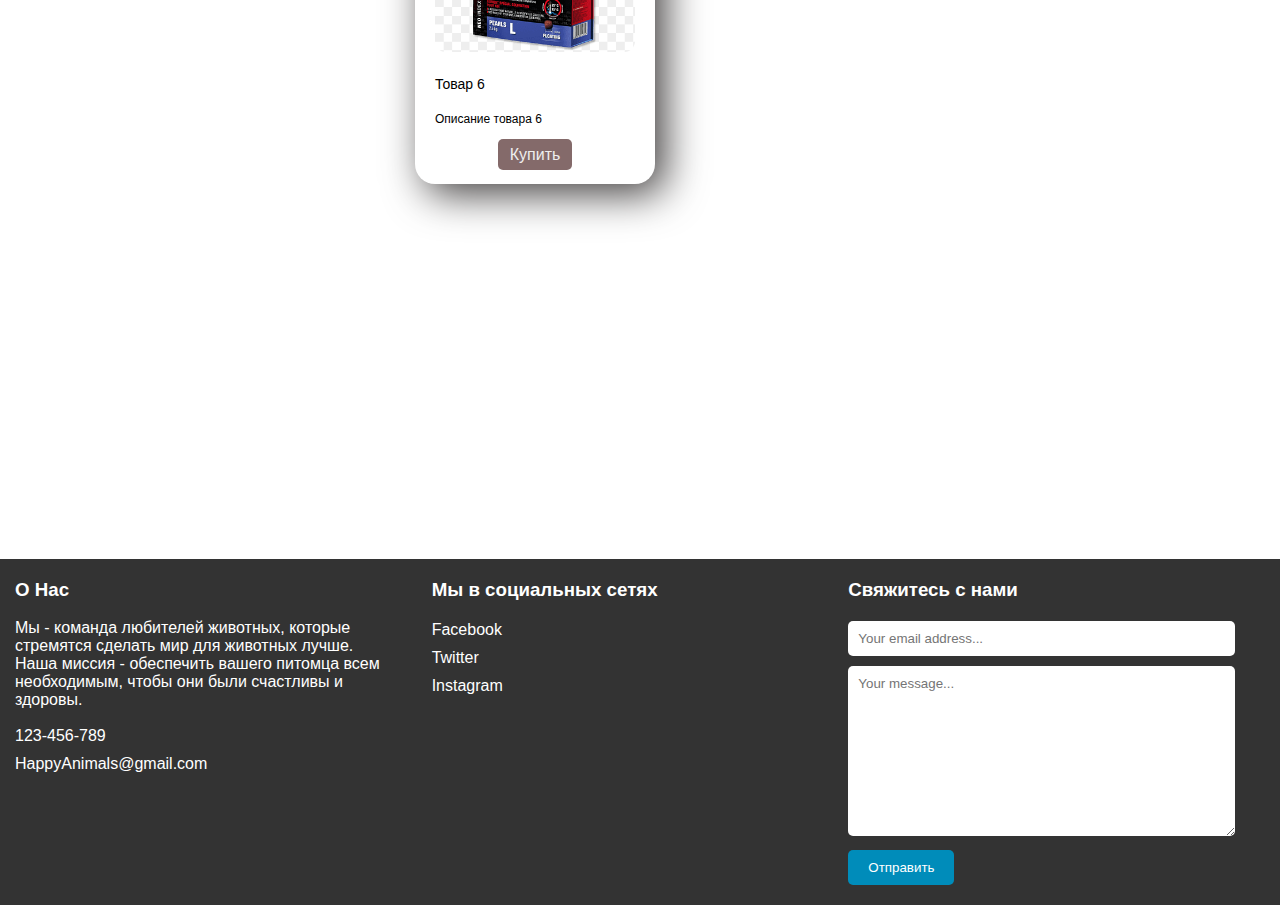
<file: FishFood.html>
<!DOCTYPE html>
<html lang="ru">
<head>
    <meta charset="UTF-8">
    <meta name="viewport" content="width=device-width, initial-scale=1.0">
    <link rel="stylesheet" href="css/style.css">
    <title>Document</title>
    <!-- Шрифт -->
    <link rel="preconnect" href="https://fonts.googleapis.com">
    <link rel="preconnect" href="https://fonts.gstatic.com" crossorigin>
    <link href="https://fonts.googleapis.com/css2?family=Montserrat:wght@100..900&display=swap" rel="stylesheet">
</head>
<body class="PetFood">
    <header id="header" class="header">
        <div class="container">
            <nav class="nav">
                <!-- Logo -->
                 <a href="index.html" class="logo">
                    <img src="img/596d13617652515d5213b4cd 1.png" alt="Logo">
                    <li>Happy <br> Animals</li>
                 </a>
                <!-- Navigation -->
                <ul class="menu">
                    <li class="menu-item">
                        <a href="PetFood.html" class="menu-link">Собаки</a>
                    </li>
                    <li class="menu-item">
                        <a href="CatFood.html" class="menu-link">Кошки</a>
                    </li>
                    <li class="menu-item">
                        <a href="#" class="menu-link">Рыбки</a>
                    </li>
                    <li class="menu-item">
                        <a href="#" class="menu-link">Грызуны</a>
                    </li>
                    <li class="menu-item">
                        <a href="#" class="menu-link">Птицы</a>
                    </li>
                </ul>
                <!-- Shop -->
                <a hreff="" class="shop">
                    <img src="img/3081822 1.png" alt="shop">
                </a>
            </nav>
        </div>
    </header>

    <main class="main">
        <section id="mid" class="mid">
            <div class="container">
                <ul class="criteria">

                    <li class="LeftButton">Бренд</li>
                    <li class="PodLeftButton">Sera</li>
                    <li class="PodLeftButton">Tetra</li>

                    <li class="LeftButton">Показания</li>
                    <li class="PodLeftButton">Для иммунитета</li>
                    <li class="PodLeftButton">Для костей и суставов</li>

                    <li class="LeftButton">Товар<br>по акции</li>
                    <li class="PodLeftButton">Да</li>

                    <li class="LeftButton">Фасовка</li>
                    <li class="PodLeftButton">0.1 кг</li>
                    <li class="PodLeftButton">0.01 кг</li>
                    <li class="PodLeftButton">0.015 кг</li>
                    <li class="PodLeftButton">0,25 кг</li>
                    <li class="PodLeftButton">0.5 кг</li>

                    
                </ul>
            </div>
        </section>
    </main>
    
    <div class="products">
        <div class="row">
            <div class="wrap">
                <div class='card'>
                    <img class='card-img' src='img/png-clipart-koi-pond-germany-aquarium-fish-feed-container-food-color-thumbnail.png'>
                    <div class='card-title'>Товар 1</div>
                    <div class='card-sub'>Описание товара 1</div>
                    <div class='btn-keeper'>
                        <a class='btn' href='#'>Купить</a>
                    </div>
                </div>
            </div>
            <div class="wrap">
                <div class='card'>
                    <img class='card-img' src='img/png-clipart-koi-pond-germany-aquarium-fish-feed-container-food-color-thumbnail.png'>
                    <div class='card-title'>Товар 2</div>
                    <div class='card-sub'>Описание товара 2</div>
                    <div class='btn-keeper'>
                        <a class='btn' href='#'>Купить</a>
                    </div>
                </div>
            </div>
            <div class="wrap">
                <div class='card'>
                    <img class='card-img' src='img/png-clipart-koi-pond-germany-aquarium-fish-feed-container-food-color-thumbnail.png'>
                    <div class='card-title'>Товар 3</div>
                    <div class='card-sub'>Описание товара 3</div>
                    <div class='btn-keeper'>
                        <a class='btn' href='#'>Купить</a>
                    </div>
                </div>
            </div>
        </div>
     
        <div class="row">
            <div class="wrap">
                <div class='card'>
                    <img class='card-img' src='img/png-clipart-koi-pond-germany-aquarium-fish-feed-container-food-color-thumbnail.png'>
                    <div class='card-title'>Товар 4</div>
                    <div class='card-sub'>Описание товара 4</div>
                    <div class='btn-keeper'>
                        <a class='btn' href='#'>Купить</a>
                    </div>
                </div>
            </div>
            <div class="wrap">
                <div class='card'>
                    <img class='card-img' src='img/png-clipart-koi-pond-germany-aquarium-fish-feed-container-food-color-thumbnail.png'>
                    <div class='card-title'>Товар 5</div>
                    <div class='card-sub'>Описание товара 5</div>
                    <div class='btn-keeper'>
                        <a class='btn' href='#'>Купить</a>
                    </div>
                </div>
            </div>
            <div class="wrap">
                <div class='card'>
                    <img class='card-img' src='img/png-clipart-koi-pond-germany-aquarium-fish-feed-container-food-color-thumbnail.png'>
                    <div class='card-title'>Товар 6</div>
                    <div class='card-sub'>Описание товара 6</div>
                    <div class='btn-keeper'>
                        <a class='btn' href='#'>Купить</a>
                    </div>
                </div>
            </div>
            

            
        </div>
    </div>

<!-- footer -->
<footer id="footer" class="footer">
    <div class="container">
        <div class="footer-content">
            <div class="footer-section">
                <h3>О Нас</h3>
                <p> <br> Мы - команда любителей животных, которые стремятся сделать мир для животных лучше. Наша миссия - обеспечить вашего питомца всем необходимым, чтобы они были счастливы и здоровы.</p>
                <div class="contact">
                    <span><a href="tel:+123456789"> <br> 123-456-789</a></span>
                    <span><i class="envelope"></i> <a href="https://www.google.com/intl/ru/gmail/about/">HappyAnimals@gmail.com</a></span>
                </div>
            </div>
            <div class="footer-section links">
                <h3>Мы в социальных сетях</h3>
                <ul>
                    <li><a href="#">Facebook</a></li>
                    <li><a href="#">Twitter</a></li>
                    <li><a href="#">Instagram</a></li>
                </ul>
            </div>
            <div class="footer-section contact-form">
                <h3>Свяжитесь с нами</h3>
                <form action="#">
                    <input type="email" name="email" class="text-input contact-input" placeholder="Your email address...">
                    <textarea name="message" class="text-input contact-input" placeholder="Your message..."></textarea>
                    <button type="submit" class="btn btn-big contact-btn">
                        <i class="fas fa-envelope"></i>
                        Отправить
                    </button>
                </form>
            </div>
        </div>
    </div>
</footer>


</body>
</html>
</file>
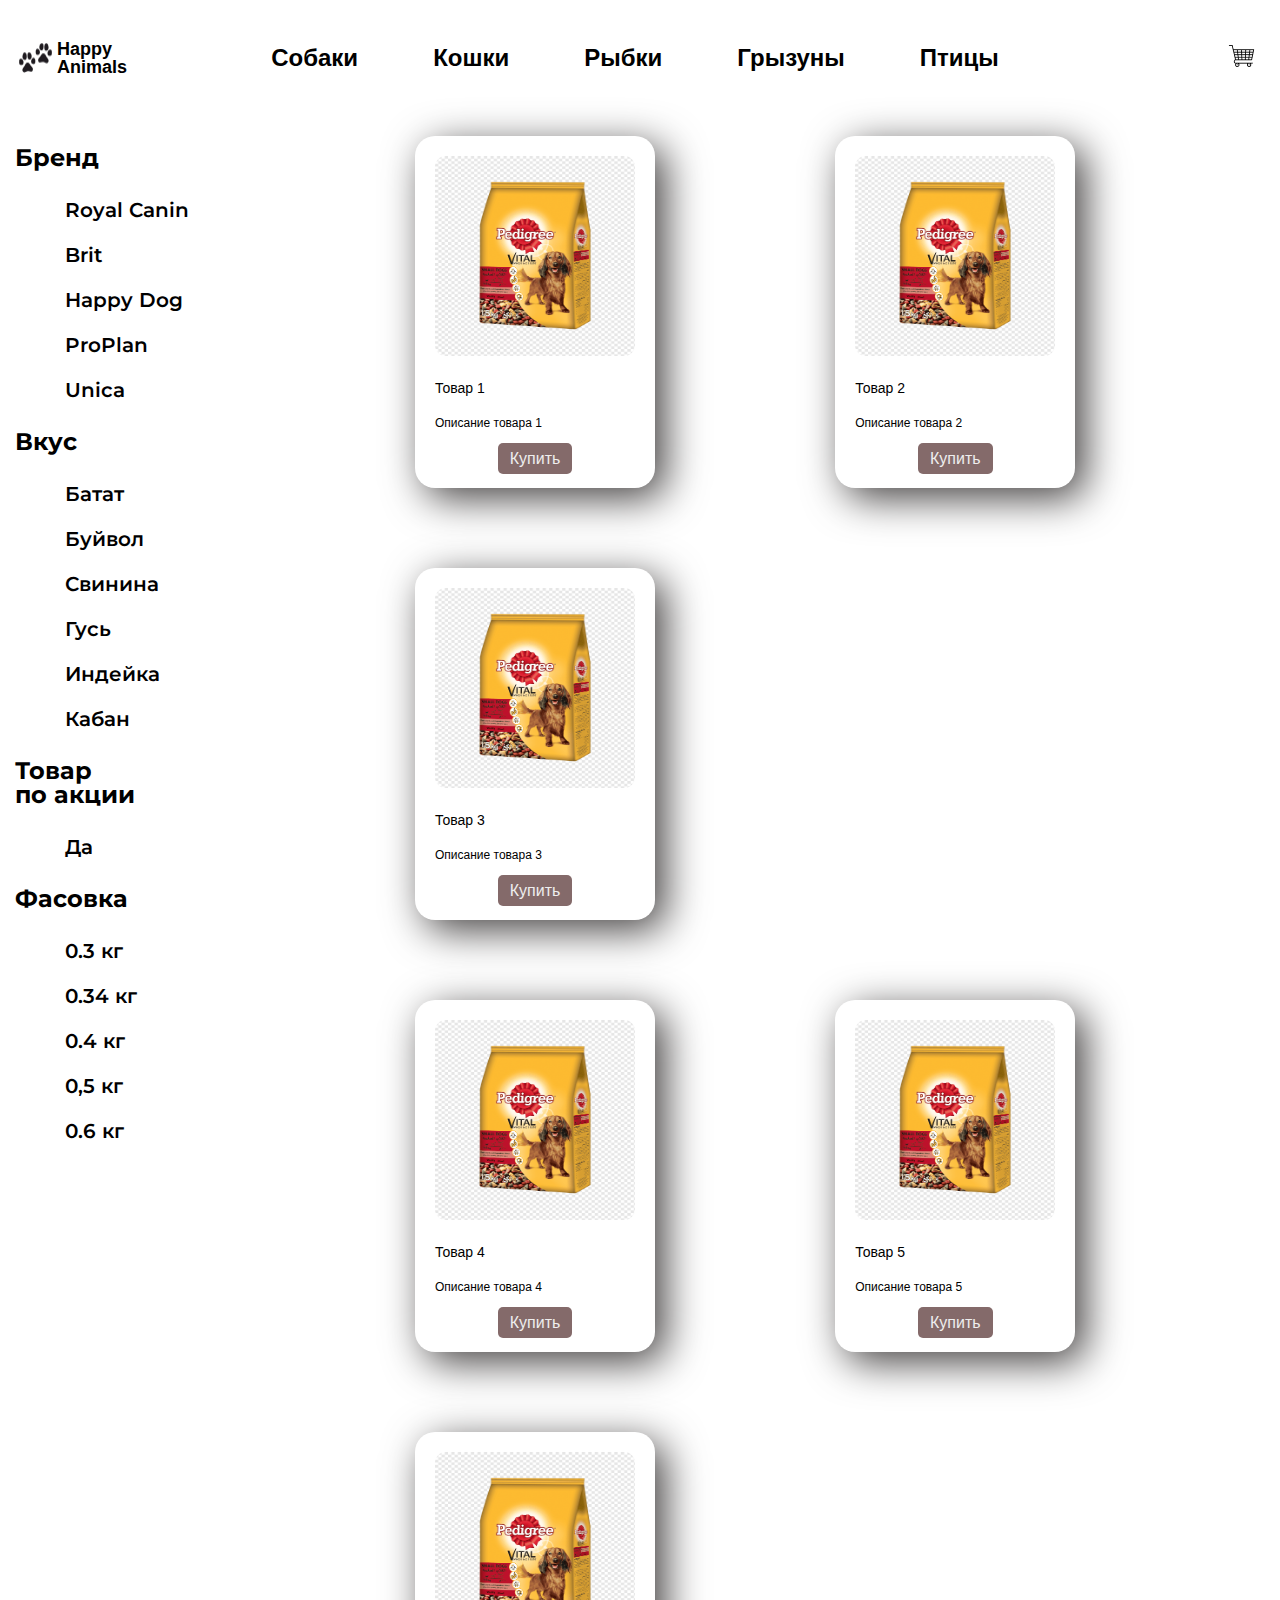
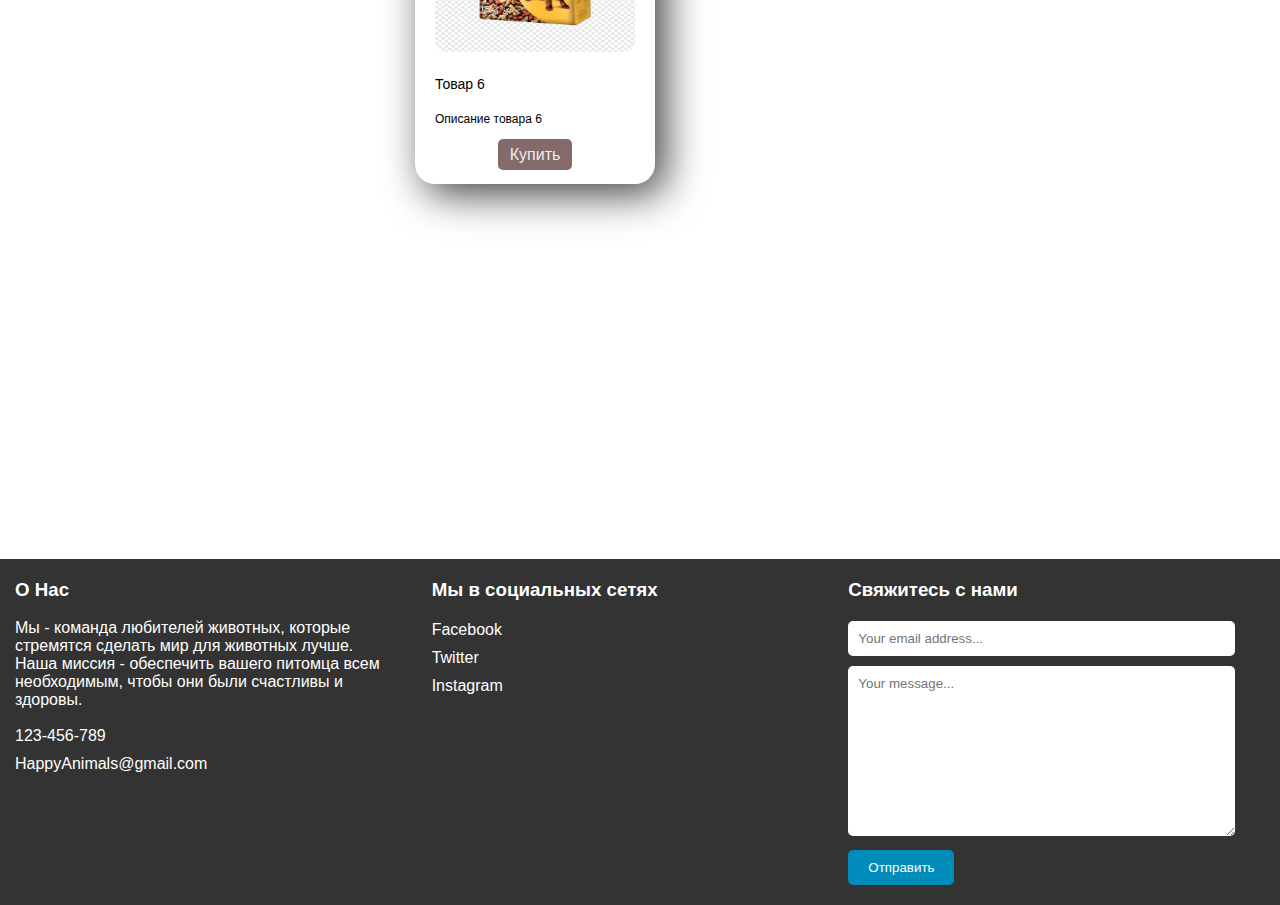
<file: PetFood.html>
<!DOCTYPE html>
<html lang="ru">
<head>
    <meta charset="UTF-8">
    <meta name="viewport" content="width=device-width, initial-scale=1.0">
    <link rel="stylesheet" href="css/style.css">
    <title>Document</title>
    <!-- Шрифт -->
    <link rel="preconnect" href="https://fonts.googleapis.com">
    <link rel="preconnect" href="https://fonts.gstatic.com" crossorigin>
    <link href="https://fonts.googleapis.com/css2?family=Montserrat:wght@100..900&display=swap" rel="stylesheet">
</head>
<body class="PetFood">
    <header id="header" class="header">
        <div class="container">
            <nav class="nav">
                <!-- Logo -->
                 <a href="index.html" class="logo">
                    <img src="img/596d13617652515d5213b4cd 1.png" alt="Logo">
                    <li>Happy <br> Animals</li>
                 </a>
                <!-- Navigation -->
                <ul class="menu">
                    <li class="menu-item">
                        <a href="#" class="menu-link">Собаки</a>
                    </li>
                    <li class="menu-item">
                        <a href="CatFood.html" class="menu-link">Кошки</a>
                    </li>
                    <li class="menu-item">
                        <a href="FishFood.html" class="menu-link">Рыбки</a>
                    </li>
                    <li class="menu-item">
                        <a href="#" class="menu-link">Грызуны</a>
                    </li>
                    <li class="menu-item">
                        <a href="#" class="menu-link">Птицы</a>
                    </li>
                </ul>
                <!-- Shop -->
                <a hreff="" class="shop">
                    <img src="img/3081822 1.png" alt="shop">
                </a>
            </nav>
        </div>
    </header>

    <main class="main">
        <section id="mid" class="mid">
            <div class="container">
                <ul class="criteria">

                    <li class="LeftButton">Бренд</li>
                    <li class="PodLeftButton">Royal Canin</li>
                    <li class="PodLeftButton">Brit</li>
                    <li class="PodLeftButton">Happy Dog</li>
                    <li class="PodLeftButton">ProPlan</li>
                    <li class="PodLeftButton">Unica</li>

                    <li class="LeftButton">Вкус</li>
                    <li class="PodLeftButton">Батат</li>
                    <li class="PodLeftButton" href="#">Буйвол</li>
                    <li class="PodLeftButton">Свинина</li>
                    <li class="PodLeftButton">Гусь</li>
                    <li class="PodLeftButton">Индейка</li>
                    <li class="PodLeftButton">Кабан</li>

                    <li class="LeftButton">Товар<br>по акции</li>
                    <li class="PodLeftButton">Да</li>

                    <li class="LeftButton">Фасовка</li>
                    <li class="PodLeftButton">0.3 кг</li>
                    <li class="PodLeftButton">0.34 кг</li>
                    <li class="PodLeftButton">0.4 кг</li>
                    <li class="PodLeftButton">0,5 кг</li>
                    <li class="PodLeftButton">0.6 кг</li>

                    
                </ul>
            </div>
        </section>
    </main>
    
    <div class="products">
        <div class="row">
            <div class="wrap">
                <div class='card'>
                    <img class='card-img' src='img/png-transparent-dog-food-puppy-pedigree-petfoods-dog-food-animals-beef.png'>
                    <div class='card-title'>Товар 1</div>
                    <div class='card-sub'>Описание товара 1</div>
                    <div class='btn-keeper'>
                        <a class='btn' href='#'>Купить</a>
                    </div>
                </div>
            </div>
            <div class="wrap">
                <div class='card'>
                    <img class='card-img' src='img/png-transparent-dog-food-puppy-pedigree-petfoods-dog-food-animals-beef.png'>
                    <div class='card-title'>Товар 2</div>
                    <div class='card-sub'>Описание товара 2</div>
                    <div class='btn-keeper'>
                        <a class='btn' href='#'>Купить</a>
                    </div>
                </div>
            </div>
            <div class="wrap">
                <div class='card'>
                    <img class='card-img' src='img/png-transparent-dog-food-puppy-pedigree-petfoods-dog-food-animals-beef.png'>
                    <div class='card-title'>Товар 3</div>
                    <div class='card-sub'>Описание товара 3</div>
                    <div class='btn-keeper'>
                        <a class='btn' href='#'>Купить</a>
                    </div>
                </div>
            </div>
        </div>
     
        <div class="row">
            <div class="wrap">
                <div class='card'>
                    <img class='card-img' src='img/png-transparent-dog-food-puppy-pedigree-petfoods-dog-food-animals-beef.png'>
                    <div class='card-title'>Товар 4</div>
                    <div class='card-sub'>Описание товара 4</div>
                    <div class='btn-keeper'>
                        <a class='btn' href='#'>Купить</a>
                    </div>
                </div>
            </div>
            <div class="wrap">
                <div class='card'>
                    <img class='card-img' src='img/png-transparent-dog-food-puppy-pedigree-petfoods-dog-food-animals-beef.png'>
                    <div class='card-title'>Товар 5</div>
                    <div class='card-sub'>Описание товара 5</div>
                    <div class='btn-keeper'>
                        <a class='btn' href='#'>Купить</a>
                    </div>
                </div>
            </div>
            <div class="wrap">
                <div class='card'>
                    <img class='card-img' src='img/png-transparent-dog-food-puppy-pedigree-petfoods-dog-food-animals-beef.png'>
                    <div class='card-title'>Товар 6</div>
                    <div class='card-sub'>Описание товара 6</div>
                    <div class='btn-keeper'>
                        <a class='btn' href='#'>Купить</a>
                    </div>
                </div>
            </div>
            

            
        </div>
    </div>


<!-- footer -->
<footer id="footer" class="footer">
    <div class="container">
        <div class="footer-content">
            <div class="footer-section">
                <h3>О Нас</h3>
                <p> <br> Мы - команда любителей животных, которые стремятся сделать мир для животных лучше. Наша миссия - обеспечить вашего питомца всем необходимым, чтобы они были счастливы и здоровы.</p>
                <div class="contact">
                    <span><a href="tel:+123456789"> <br> 123-456-789</a></span>
                    <span><i class="envelope"></i> <a href="https://www.google.com/intl/ru/gmail/about/">HappyAnimals@gmail.com</a></span>
                </div>
            </div>
            <div class="footer-section links">
                <h3>Мы в социальных сетях</h3>
                <ul>
                    <li><a href="#">Facebook</a></li>
                    <li><a href="#">Twitter</a></li>
                    <li><a href="#">Instagram</a></li>
                </ul>
            </div>
            <div class="footer-section contact-form">
                <h3>Свяжитесь с нами</h3>
                <form action="#">
                    <input type="email" name="email" class="text-input contact-input" placeholder="Your email address...">
                    <textarea name="message" class="text-input contact-input" placeholder="Your message..."></textarea>
                    <button type="submit" class="btn btn-big contact-btn">
                        <i class="fas fa-envelope"></i>
                        Отправить
                    </button>
                </form>
            </div>
        </div>
    </div>
</footer>


</body>
</html>
</file>
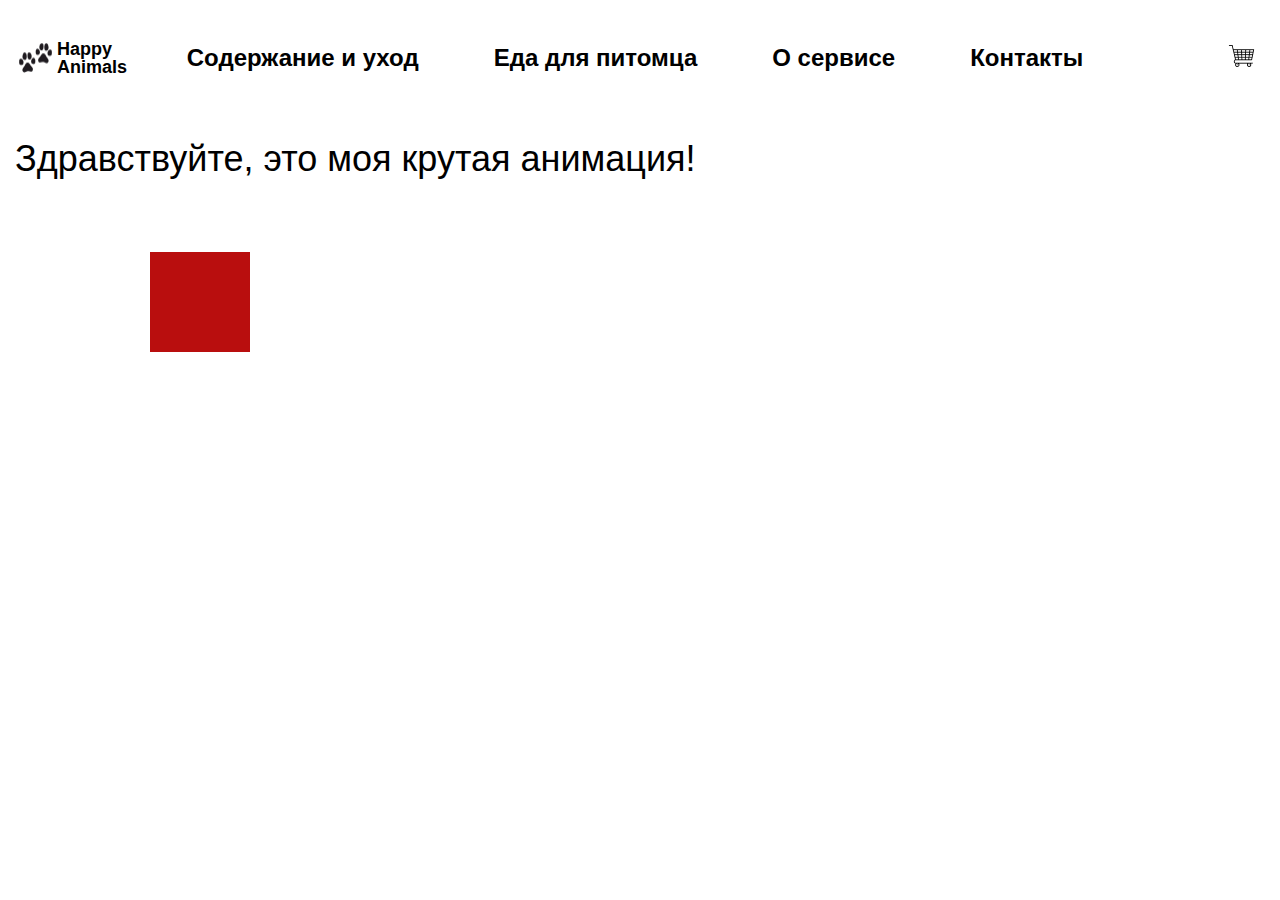
<file: Service.html>
<!DOCTYPE html>
<html lang="ru">
<head>
    <meta charset="UTF-8">
    <meta name="viewport" content="width=device-width, initial-scale=1.0">
    <link rel="stylesheet" href="css/style.css">
    <title>Document</title>
    <!-- Шрифт -->
    <link rel="preconnect" href="https://fonts.googleapis.com">
    <link rel="preconnect" href="https://fonts.gstatic.com" crossorigin>
    <link href="https://fonts.googleapis.com/css2?family=Montserrat:wght@100..900&display=swap" rel="stylesheet">
</head>
    <body>
        <header id="header" class="header">
            <div class="container">
                <nav class="nav">
    
                <!-- Logo -->
                <a href="index.html" class="logo">
                    <img src="img/596d13617652515d5213b4cd 1.png" alt="Logo">
                    <li>Happy <br> Animals</li>
                 </a>

                <!-- Navigation -->
                <ul class="menu">
                    <li class="menu-item">
                        <a href="CareDog.html" class="menu-link">Содержание и уход</a>
                        <ul class="submenu">
                            <li><a href="CareDog.html">Собаки</a></li>
                            <li><a href="CareCat.html">Кошки</a></li>
                            <li><a href="CareFish.html">Рыбки</a></li>
                            <li><a href="#">Грызуны</a></li>
                            <li><a href="#">Птицы</a></li>
                            <li><a href="#">Ветаптека</a></li>
                        </ul>
                    </li>
                    <li class="menu-item">
                        <a href="PetFood.html" class="menu-link">Еда для питомца</a>
                        <ul class="submenu">
                            <li><a href="PetFood.html">Собаки</a></li>
                            <li><a href="CatFood.html">Кошки</a></li>
                            <li><a href="FishFood.html">Рыбки</a></li>
                            <li><a href="#">Грызуны</a></li>
                            <li><a href="#">Птицы</a></li>
                        </ul>
                    </li>
                    <li class="menu-item">
                        <a href="Service.html" class="menu-link">О сервисе</a>
                    </li>
                    <li class="menu-item">
                        <a href="#" class="menu-link">Контакты</a>
                        <ul class="submenu">
                            <li><a href="tel:+123456789">Телефон</a></li>
                            <li><a href="https://www.google.com/intl/ru/gmail/about/">Gmail</a></li>
                            <li><a href="https://mail.ru/">Email</a></li>
                        </ul>
                    </li>
                </ul>
                
                    
    
                    <!-- Shop -->
                    <a hreff="" class="shop">
                        <img src="img/3081822 1.png" alt="shop">
                    </a>
                </nav>
            </div>
        </header>



    <main class="main">
        <section id="mid" class="mid">
            <div class="container">
                <h2>Здравствуйте, это моя крутая анимация!</h2>
            </div>
        </section>
    </main>

        <!-- Анимация -->
        <div class="animation"></div>
    
</body>
</file>
<file: css/style.css>
* {
    margin: 0;
    padding: 0;
    font-family: sans-serif;
}

a{
    text-decoration: none;
    color: inherit;   
}

ul{
    margin: 0px;
    padding: 0px;
    list-style: none;
}

.Index {
    background: linear-gradient(345deg,rgba(255, 0, 0, 0.658), rgb(230, 187, 0)) ;
    background-repeat: no-repeat;
    background-attachment: fixed;
    background-size: cover;
    font-family: "Montserrat", sans-serif;
}

.PetFood {
    background-color: white;
    background-repeat: no-repeat;
    background-attachment: fixed;
    background-size: cover;
    font-family: "Montserrat", sans-serif;
}

.header{
    padding: 35px 0px;
    color: black;
}

.container{
    max-width: 1600px;
    margin: 0 auto; 
    padding: 0 15px;
}

.nav{
    display: flex;
    justify-content: space-between;
    align-items: center;
}

.menu{
    display: flex;
}

.menu-item{
    padding-right: 75px;
}

.menu-link{
    font-size: 24px;
    line-height: 24px;
    font-weight: bold;
}

.logo{
    font-family: "Montserrat", sans-serif;
    font-size: 18px;
    line-height: 18px;
    list-style: none;
    display: flex;
    font-weight: bold;
}

.mid-img{
    float: right;
    width: 49%; 
    height: auto; /* Поддерживаем соотношение сторон для изображения */
}

h1{
    font-size: 96px;
    line-height: 96px;
    font-family: "Montserrat", sans-serif;
    font-weight: bold;
    display: flex;
    padding-top: 75px;
}

h2{
    font-size: 36px;
    line-height: 36px;
    font-weight: 400;
    padding-top: 25px;
    padding-bottom: 25px;
}

.mid-btn{
    display: inline-block;
    font-weight: 700;
    font-size: 24px;
    line-height: 24px;
    text-transform: uppercase;
    color: white;
    background: linear-gradient(345deg,rgba(83, 8, 145, 0.575), rgb(37, 26, 141)) ;
    padding: 20px 30px 20px;
    border-radius: 25px;
    box-shadow: 5px 10px 20px rgb(43, 12, 116);
}

.shop{
    margin: 5px;
    padding: 5px;
    border-radius: 10px;
}

nav ul li ul{
    position: absolute;
    top: 8%;
    width: 180px;
    background: white;
    display: none;
}

nav ul li ul li {
    width: 100%;
    border: 1px solid;
}

nav ul li:hover > ul{
    display: initial;
    font-size: 24px;
    line-height: 24px;

}

.LeftButton{
    font-size: 24px;
    line-height: 24px;
    font-family: "Montserrat", sans-serif;
    font-weight: bold;
    display: flex;
    padding-top: 30px;
    padding-bottom: 5px;
}

.PodLeftButton{
    font-size: 20px;
    line-height: 20px;
    font-family: "Montserrat", sans-serif;
    font-weight:600;
    display: flex;
    padding-top: 25px;
    padding-left: 50px;
}

.Poisk{
    font-size: 20px;
    line-height: 20px;
    font-family: "Montserrat", sans-serif;
    font-weight:600;
    display: flex;
    padding-top: 10px;
    padding-left: 550px;
}

/* Карточка товара */

.card {
    background-color: #fff;
    width: 200px;
    border-radius: 20px;
    padding: 20px;
    box-shadow: 10px 10px 40px #434040;
    margin: auto;
    margin-top: 20px;
    display: right;
    margin-bottom: 50px;
}

.card-img {
    border-radius: 11px;
    height: 200px;
    width: 200px;
}


.card-title {
    margin-top: 20px;
    font-size: 14px;
    font-weight: 500;
}

.card-sub {
    font-size: 12px;
    font-weight: 300;
    margin-top: 20px;
}

.btn-keeper {
    margin-top: 20px;
    text-align: center;
}

.btn {
    background-color: #846A6A;
    padding: 7px 12px;
    text-decoration: none;
    color: #eee;
    border-radius: 5px;
    transition: background-color 0.5s linear;
}

.btn:hover {
    background-color: #b90e0e;
}

.criteria {
    float: left;
    width: 300px; /* Ширина блока с критериями поиска */
}

.products {
    margin-left: 20px; /* Отступ слева для карточек товаров */
    display: flex;
    flex-wrap: wrap; /* Разрешаем перенос элементов на новую строку */
    justify-content: left; /* Центрируем элементы по горизонтали */
}

.wrap {
    margin-left: 100px;
    margin-bottom: 10px;
    margin-right: 60px;
}


.row{
    width: 85%;
    display: flex;
    flex-wrap: wrap;
    justify-content: space-between;
}


/* Анимация */
.animation{
    width: 100px;
    height: 100px;
    background-color: #b90e0e;

    position: relative;
    top: 0;
    left: 0;
    animation: render 4s ease-in-out infinite;
    margin-left: 150px;
    margin-top: 50px;
}

@keyframes render{
    0%{
        top: 0;
        left: 0;
        background-color: #ff0000;
        border-radius: 0%;
    }
    25%{
        top: 0;
        left: 1500px;
        background-color: yellow;
        border-radius: 50%;
    }
    50%{
        top: 500px;
        left: 1500px;
        background-color: orange;
        border-radius: 25%;
    }
    75%{
        top: 500px;
        left: 0px;
        background-color: orangered;
        border-radius: 50%;
    }
}


.menu-item {
    position: relative;
}

/* Стили для выпадающего меню */
.submenu {
    position: absolute;
    top: 100%;
    left: 0;
    background: rgba(36, 36, 36, 0.829); 
    padding: 10px;
    border-radius: 5px;
    box-shadow: 0 2px 5px rgba(0, 0, 0, 0.2);
    display: none;
    z-index: 1000; /* Помещаем подменю поверх всего остального */
}

.menu-item:hover .submenu {
    display: block;
}

.submenu li {
    margin-bottom: 5px;
}

.submenu a {
    color: #fff; 
    text-decoration: none;
    display: block;
    padding: 5px 10px;
    transition: background 0.3s, color 0.3s; 
}

.submenu a:hover {
    background: rgba(255, 255, 255, 0.1); 
    color: rgba(255, 255, 255, 0.7); 
}



/* Стиль для подвала */
.footer {
    background-color: #333;
    color: #fff;
    padding-top: 20px;
    margin-top: 315px; 
}

.footer-content {
    display: flex;
    flex-wrap: wrap;
    justify-content: space-between;
}

.footer-section {
    flex: 1;
    min-width: 200px;
    margin-bottom: 20px;
    margin-right: 50px;
}

.about h3,
.links h3,
.contact-form h3 {
    margin-bottom: 20px;
}

.contact span {
    display: block;
    margin-bottom: 10px;
}

.socials a {
    display: inline-block;
    margin-right: 10px;
    color: #fff;
    text-decoration: none;
    font-size: 20px;
}


.links ul li {
    margin-bottom: 10px;
}

.contact-form .text-input {
    width: 100%;
    padding: 10px;
    margin-bottom: 10px;
    border: none;
    border-radius: 5px;
}

.contact-form textarea {
    height: 150px;
}

.contact-form .btn {
    display: inline-block;
    background-color: #008cba;
    color: #fff;
    padding: 10px 20px;
    border: none;
    border-radius: 5px;
}

.contact-form .btn:hover {
    background-color: #026c81;
}
</file>
